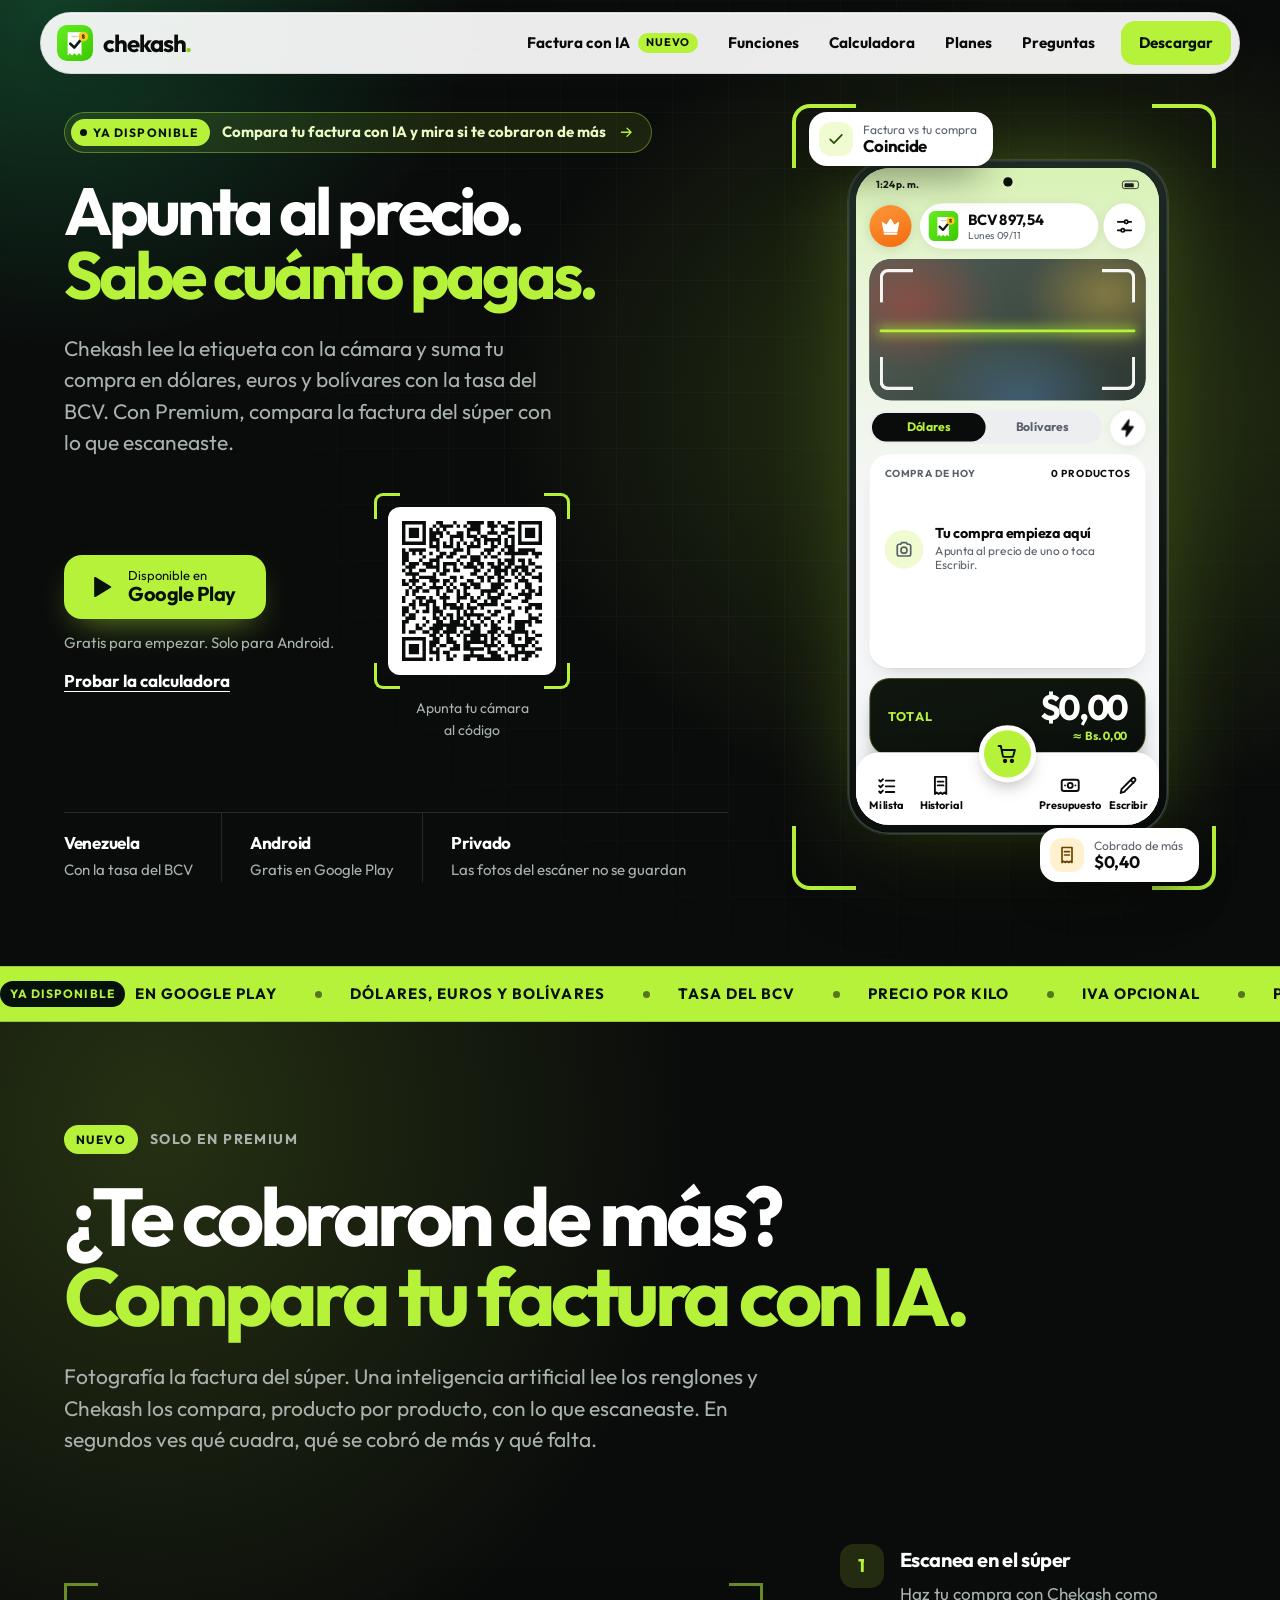
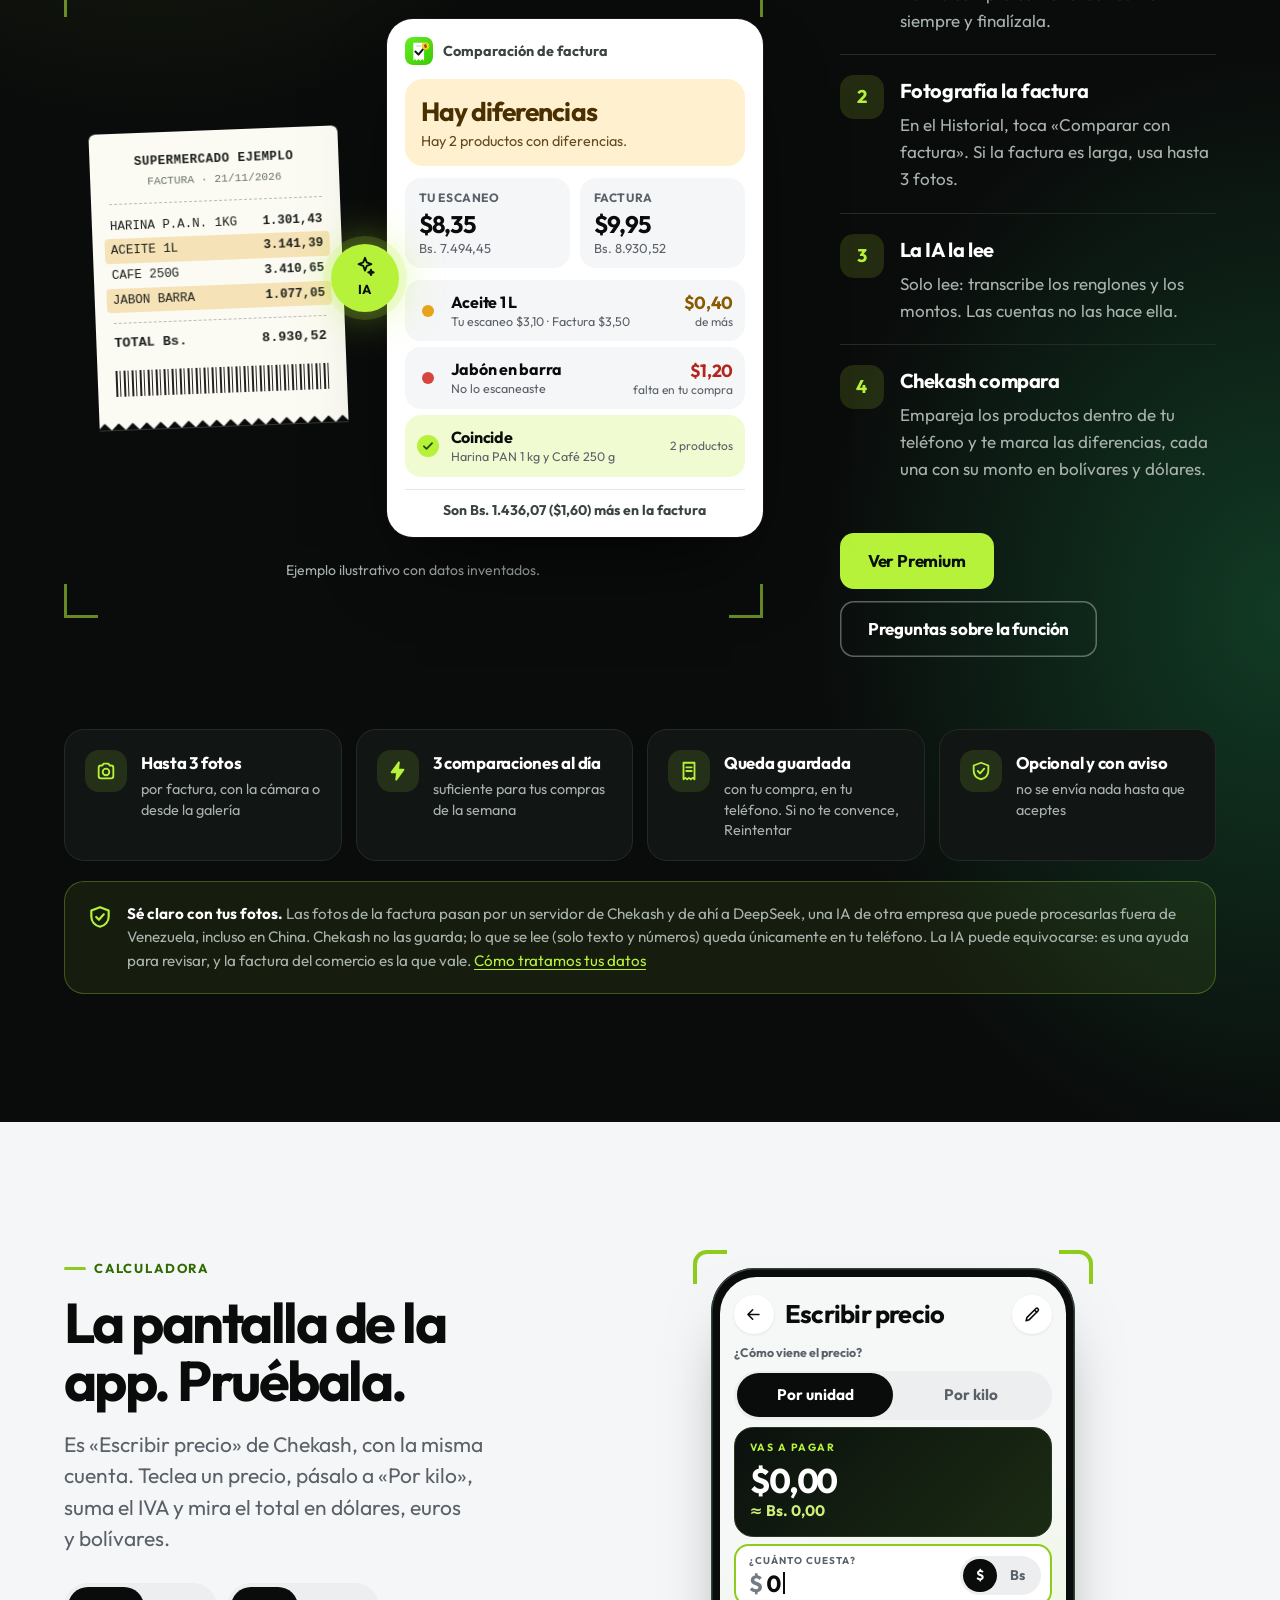
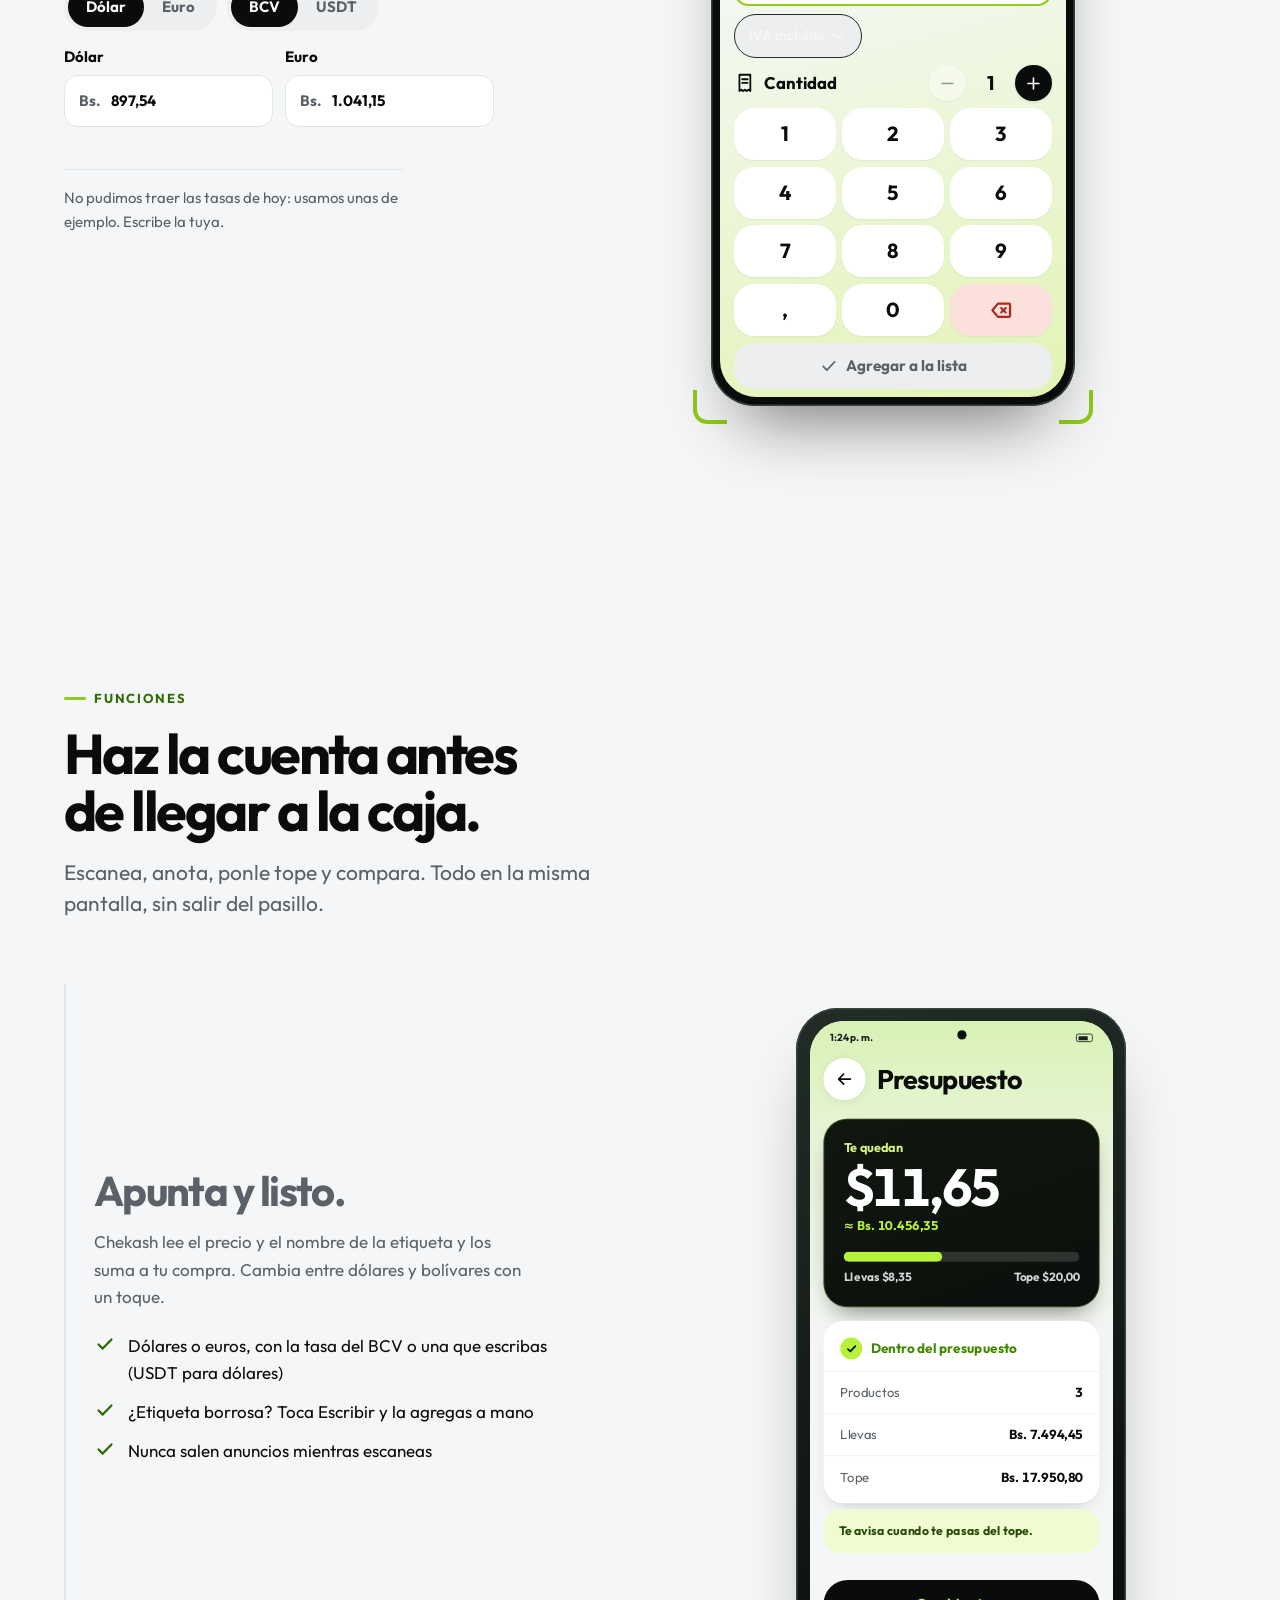
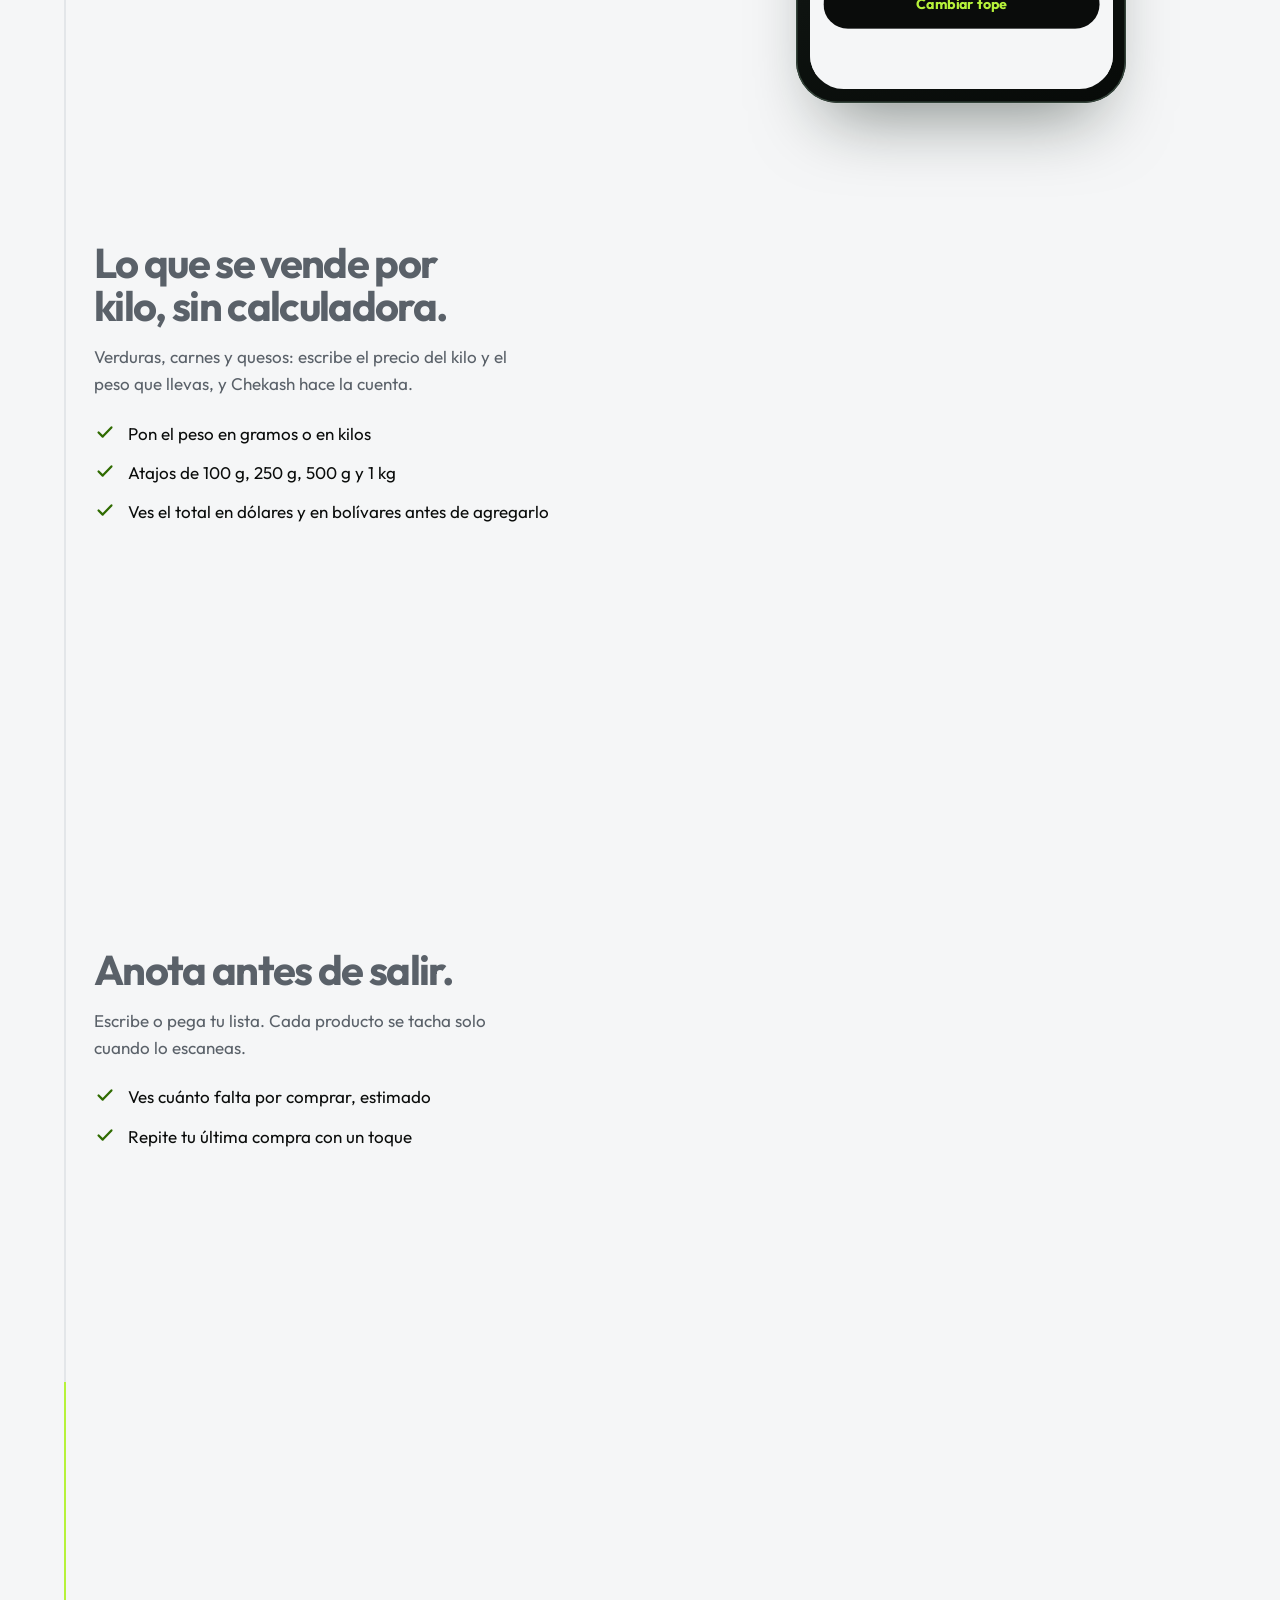
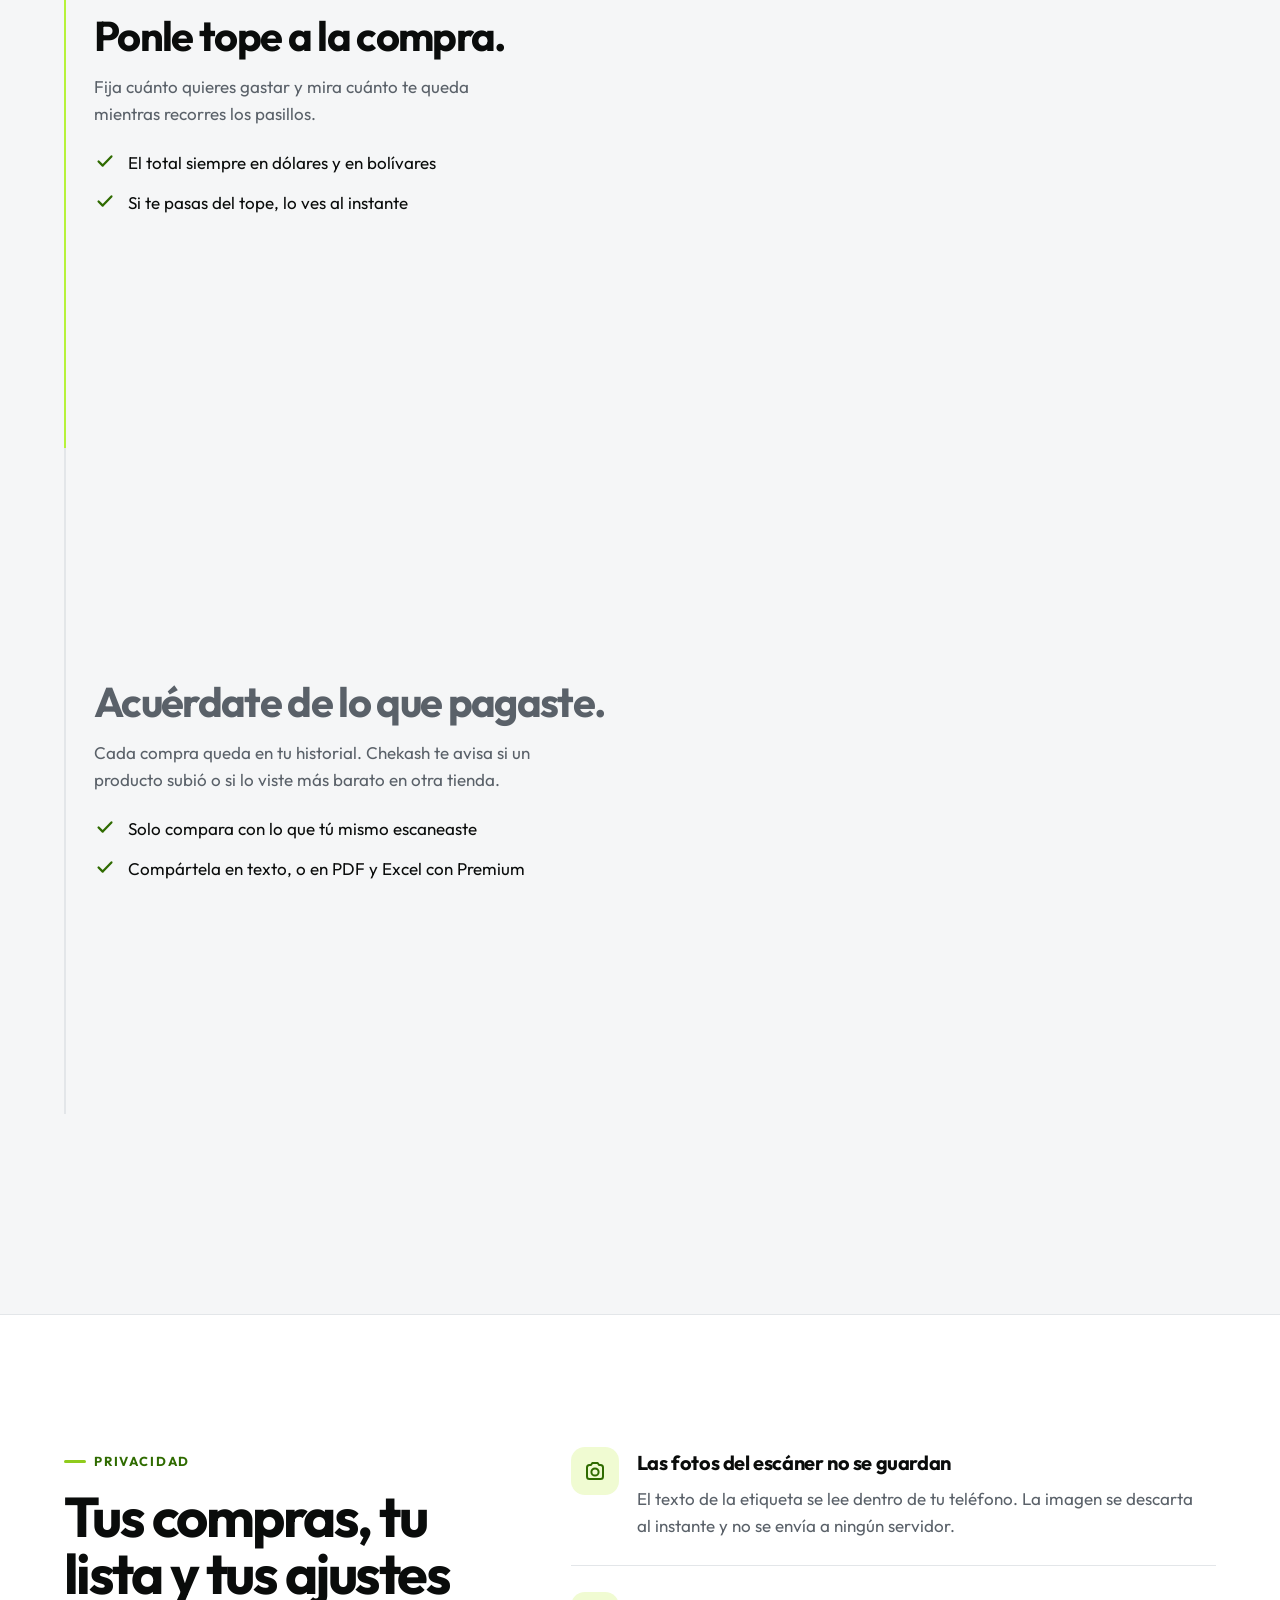
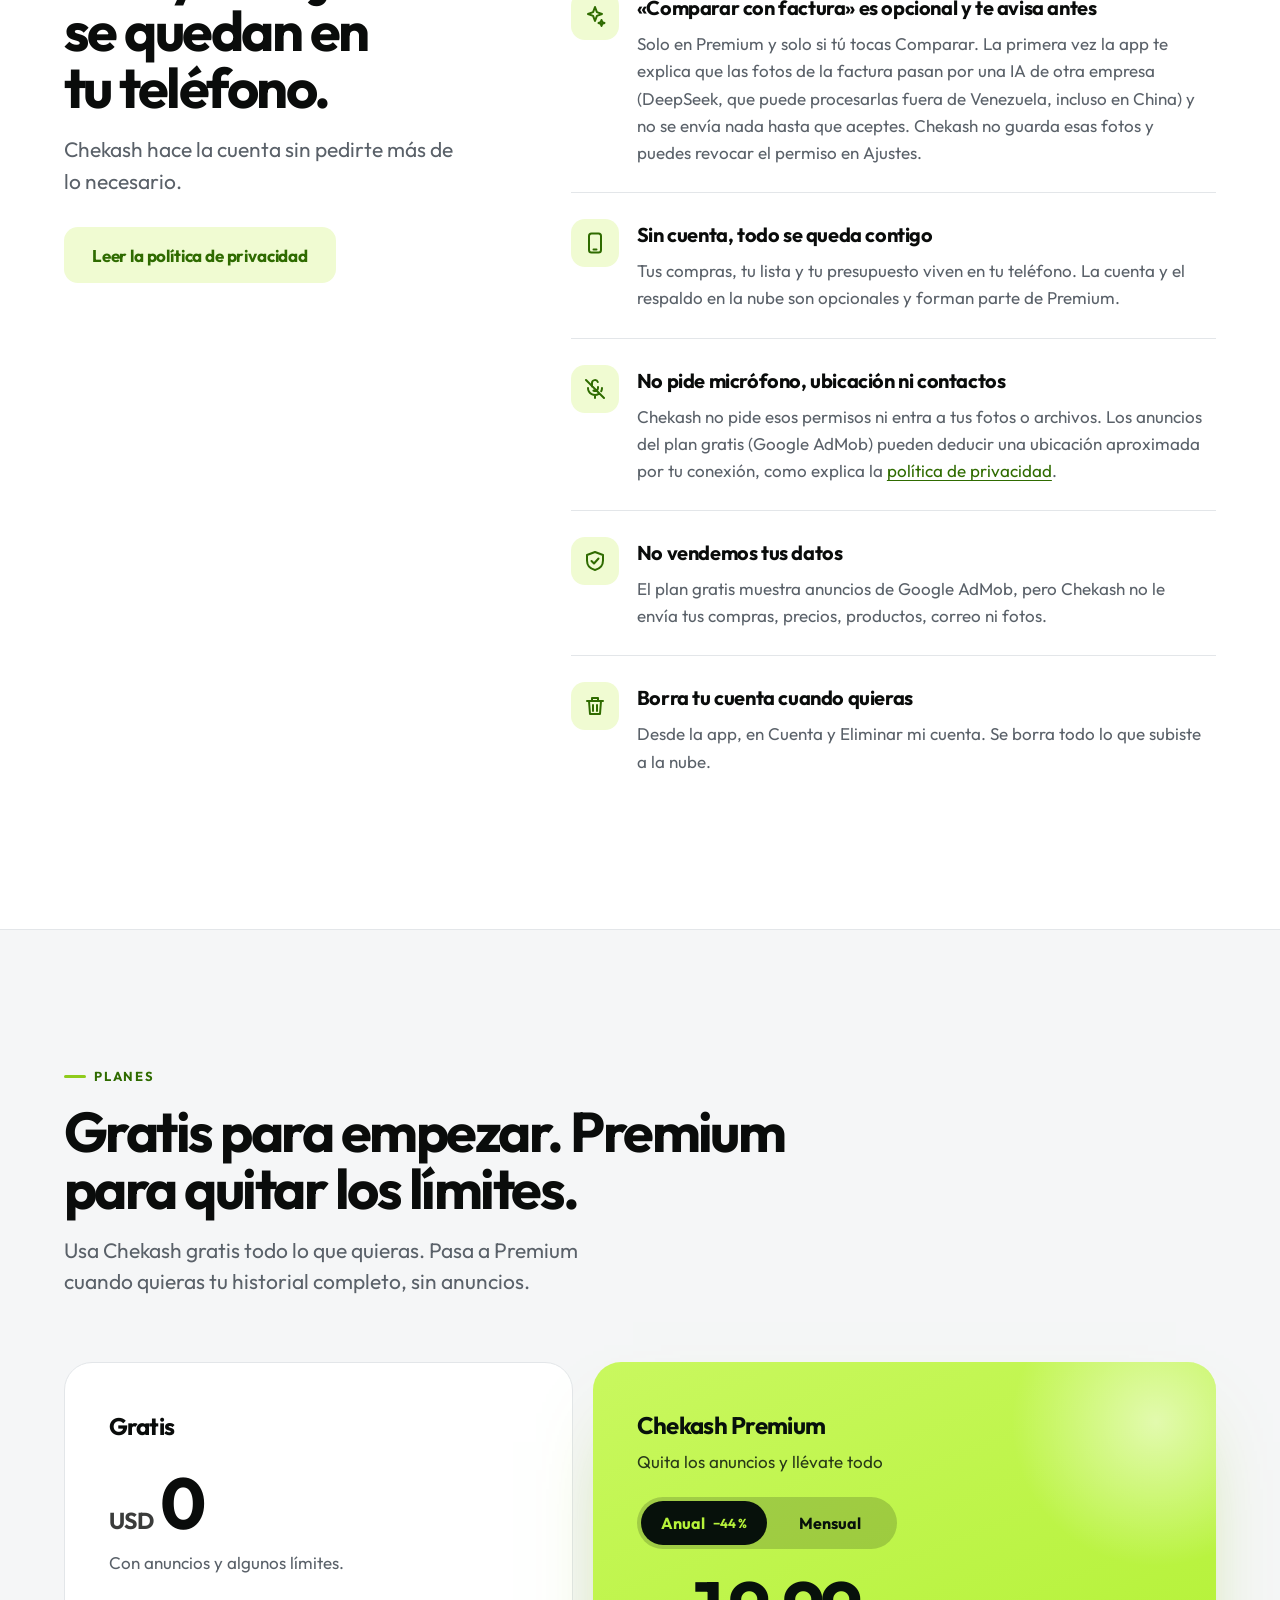
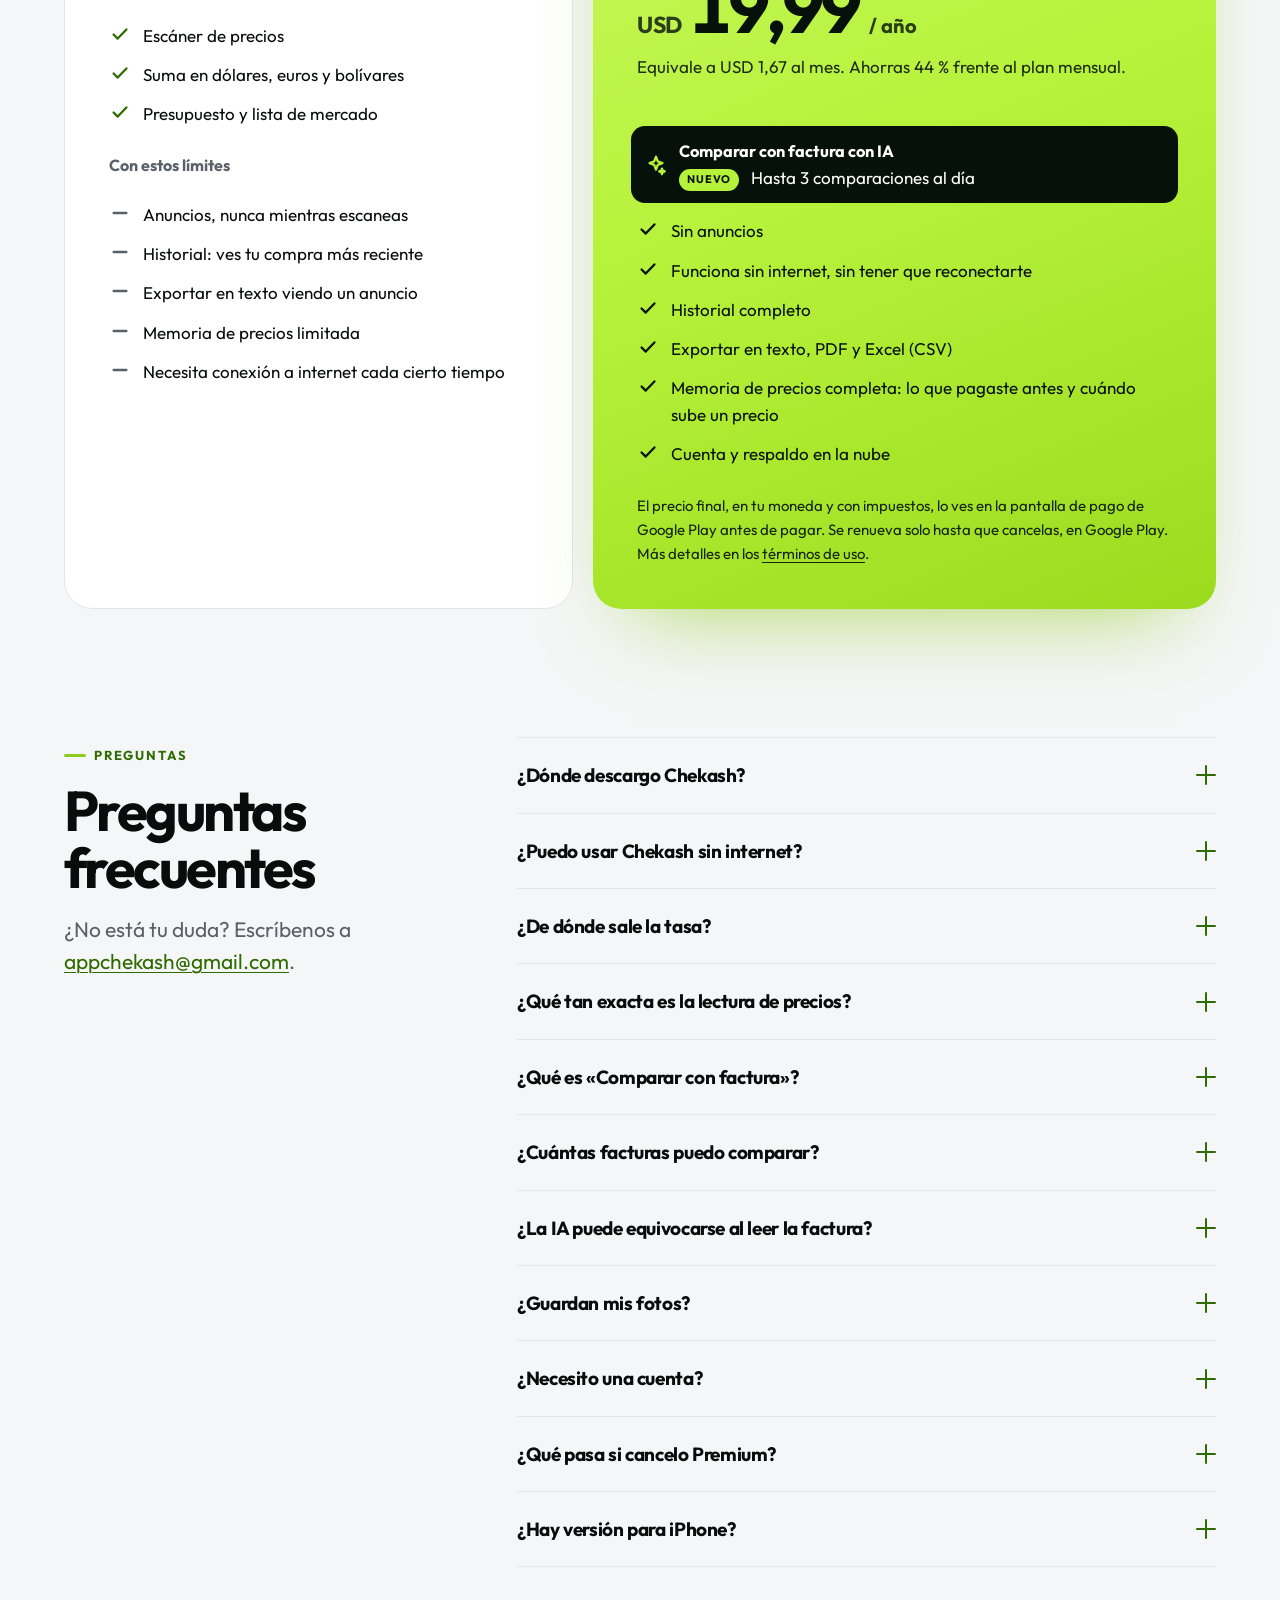
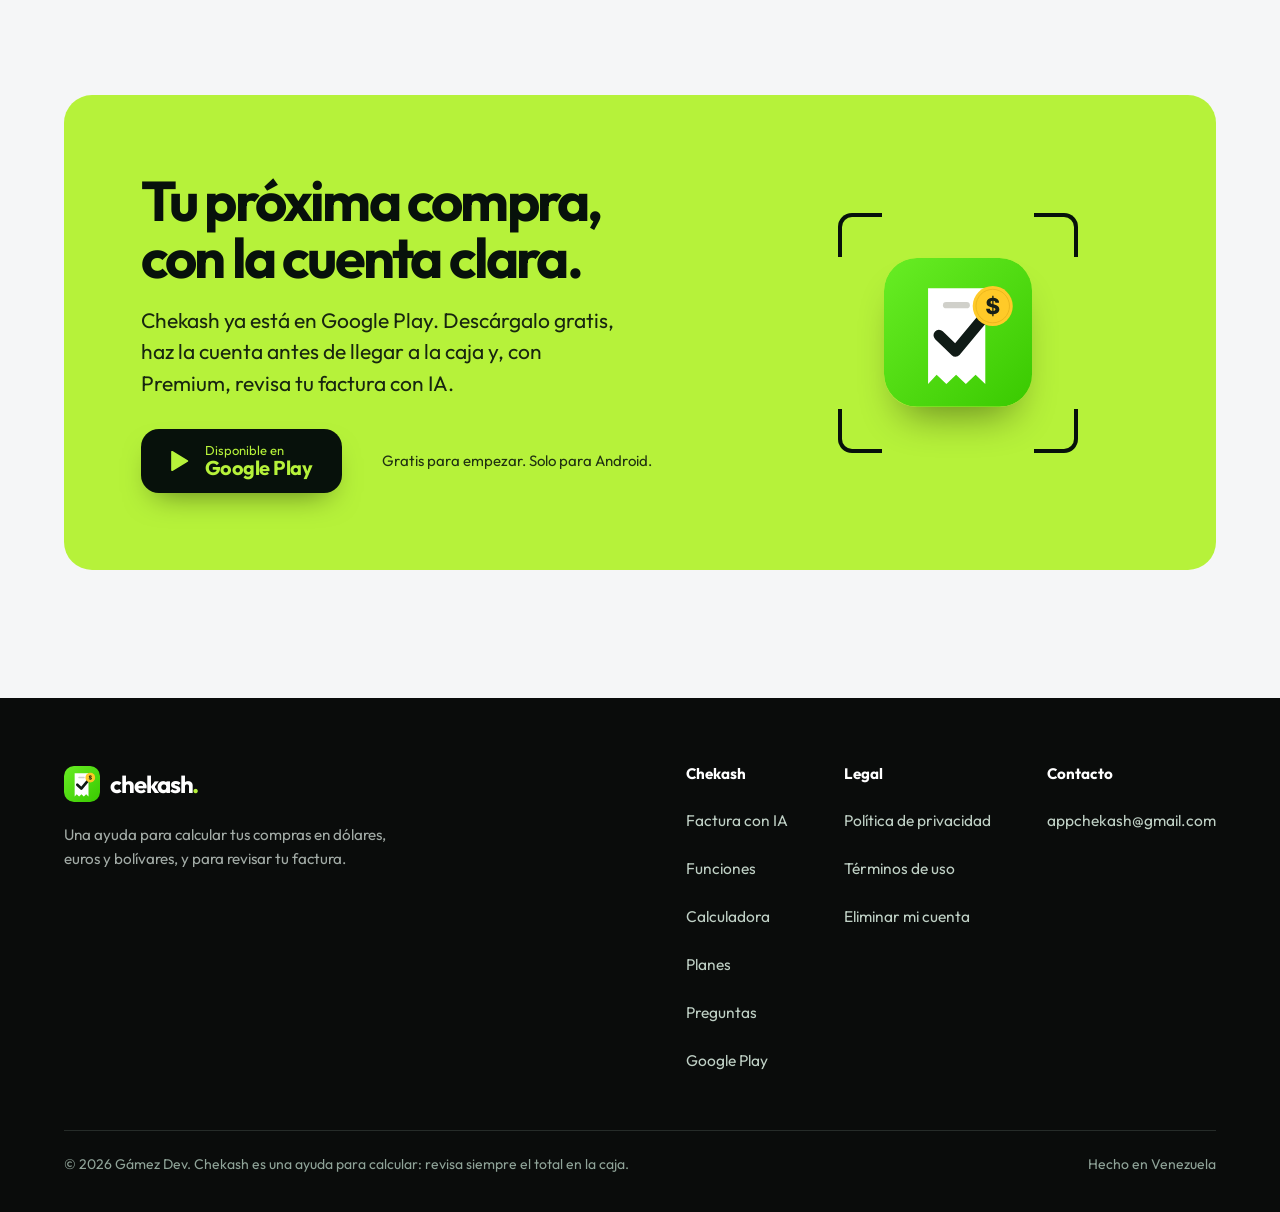
<file: index.html>
<!DOCTYPE html>
<html lang="es">
<head>
<meta charset="utf-8">
<meta name="viewport" content="width=device-width, initial-scale=1, viewport-fit=cover">
<title>Chekash: escáner de precios y comparador de facturas con IA</title>
<meta name="description" content="Apunta la cámara al precio y Chekash lo suma en dólares, euros y bolívares con la tasa del BCV. Nuevo: compara la factura del súper con tu compra usando inteligencia artificial y mira si te cobraron de más. Ya disponible en Google Play, para Android.">
<meta name="theme-color" media="(prefers-color-scheme: light)" content="#0A0C0B">
<meta name="theme-color" media="(prefers-color-scheme: dark)" content="#0A0C0B">
<meta name="color-scheme" content="light dark">
<link rel="icon" type="image/svg+xml" href="logo.svg">
<link rel="icon" type="image/png" sizes="32x32" href="favicon-32.png">
<link rel="apple-touch-icon" href="apple-touch-icon.png">
<link rel="preload" href="outfit-bold.woff" as="font" type="font/woff" crossorigin>
<link rel="preload" href="outfit-regular.woff" as="font" type="font/woff" crossorigin>
<link rel="canonical" href="https://gamezcorporation.github.io/">
<link rel="stylesheet" href="site.css?v=20261114"><link rel="stylesheet" href="home.css?v=20261114"><link rel="stylesheet" href="evolucion.css?v=20261121"><link rel="stylesheet" href="lanzamiento.css?v=20261122"><link rel="stylesheet" href="calculadora.css?v=20261122">
<meta property="og:type" content="website">
<meta property="og:site_name" content="Chekash">
<meta property="og:locale" content="es_VE">
<meta property="og:title" content="Chekash: escáner de precios y comparador de facturas con IA">
<meta property="og:description" content="Apunta al precio. Sabe cuánto pagas. Nuevo: compara tu factura con IA y descubre si te cobraron de más. Ya disponible en Google Play.">
<meta property="og:url" content="https://gamezcorporation.github.io/">
<meta property="og:image" content="https://gamezcorporation.github.io/og-image.png">
<meta property="og:image:width" content="1200">
<meta property="og:image:height" content="630">
<meta property="og:image:alt" content="Chekash: apunta al precio, sabe cuánto pagas. Nuevo: compara tu factura con inteligencia artificial">
<meta name="twitter:card" content="summary_large_image">
<meta name="twitter:title" content="Chekash: escáner de precios y comparador de facturas con IA">
<meta name="twitter:description" content="Nuevo: compara la factura del súper con tu compra usando IA y mira si te cobraron de más.">
<meta name="twitter:image" content="https://gamezcorporation.github.io/og-image.png">
<script type="application/ld+json">{"@context":"https://schema.org","@type":"SoftwareApplication","name":"Chekash","applicationCategory":"FinanceApplication","operatingSystem":"Android","description":"Escáner de precios que suma tu compra en dólares, euros y bolívares con la tasa del BCV y, con Premium, compara la factura del supermercado con tu compra usando inteligencia artificial.","offers":[{"@type":"Offer","price":"0","priceCurrency":"USD","description":"Plan gratis con anuncios","url":"https://play.google.com/store/apps/details?id=com.chekash.app"},{"@type":"Offer","price":"2.99","priceCurrency":"USD","description":"Chekash Premium, mensual","url":"https://play.google.com/store/apps/details?id=com.chekash.app"},{"@type":"Offer","price":"19.99","priceCurrency":"USD","description":"Chekash Premium, anual","url":"https://play.google.com/store/apps/details?id=com.chekash.app"}],"inLanguage":"es","countriesSupported":"VE","publisher":{"@type":"Organization","name":"Gámez Dev"},"featureList":["Escáner de precios con la cámara","Suma en dólares, euros y bolívares con la tasa del BCV","Precio por kilo","Presupuesto y lista de mercado","Historial de compras","Comparar con factura con inteligencia artificial (Premium)"],"url":"https://gamezcorporation.github.io/","downloadUrl":"https://play.google.com/store/apps/details?id=com.chekash.app","installUrl":"https://play.google.com/store/apps/details?id=com.chekash.app"}</script>
<script type="application/ld+json">{"@context":"https://schema.org","@type":"FAQPage","mainEntity":[{"@type":"Question","name":"¿Dónde descargo Chekash?","acceptedAnswer":{"@type":"Answer","text":"En Google Play, buscando «Chekash: Escáner de precios» (desarrollador: Gámez Dev) o con el botón de esta página. Es para Android y gratis para empezar; Premium es opcional."}},{"@type":"Question","name":"¿Puedo usar Chekash sin internet?","acceptedAnswer":{"@type":"Answer","text":"Sin límites de conexión, solo con Premium: Premium funciona sin internet, con la última tasa guardada, y la app te avisa que no es la de hoy. El plan gratis necesita conectarse cada cierto tiempo, por ejemplo tras 24 horas sin internet o 10 productos agregados sin conexión. Cuando eso pasa, la app te pide conectarte y sigues justo donde ibas, sin perder nada."}},{"@type":"Question","name":"¿De dónde sale la tasa?","acceptedAnswer":{"@type":"Answer","text":"Del sitio del Banco Central de Venezuela (bcv.org.ve) y de servicios públicos de consulta (ve.dolarapi.com) para la tasa USDT. También puedes escribir la tuya. La tasa es informativa y puede ser distinta a la que aplique un comercio, un banco o una casa de cambio."}},{"@type":"Question","name":"¿Qué tan exacta es la lectura de precios?","acceptedAnswer":{"@type":"Answer","text":"El reconocimiento de texto puede equivocarse con etiquetas borrosas, con brillo, de varios precios o por kilo. Los totales son una estimación: revisa cada renglón y el total en la caja. El precio que cobra el comercio es el que vale. El IVA solo se suma si lo activas tú y con el porcentaje que indiques."}},{"@type":"Question","name":"¿Qué es «Comparar con factura»?","acceptedAnswer":{"@type":"Answer","text":"Es una función de Premium. Fotografías la factura del supermercado (hasta 3 fotos si es larga), una inteligencia artificial lee los renglones y Chekash los compara, producto por producto, con lo que escaneaste. Te marca qué coincide, qué se cobró de más, qué falta en tu compra y qué no pudo confirmar."}},{"@type":"Question","name":"¿Cuántas facturas puedo comparar?","acceptedAnswer":{"@type":"Answer","text":"Hasta 3 comparaciones por día. Si tocas Reintentar porque el resultado no te convenció, cuenta como una de las 3. Abrir una comparación guardada no gasta ninguna."}},{"@type":"Question","name":"¿La IA puede equivocarse al leer la factura?","acceptedAnswer":{"@type":"Answer","text":"Sí. Las fotos cortadas, borrosas o con poca luz pueden dar renglones mal leídos. Por eso Chekash solo usa la IA para leer y hace las cuentas en tu teléfono, y marca como «No pudimos confirmarlo» lo que no puede emparejar con seguridad. Es una ayuda para revisar, no una prueba: la factura que te dio el comercio es la que vale."}},{"@type":"Question","name":"¿Guardan mis fotos?","acceptedAnswer":{"@type":"Answer","text":"Las fotos del escáner no: el texto de la etiqueta se lee dentro de tu teléfono y la imagen se descarta al instante, sin enviarse a ningún servidor. La única excepción es «Comparar con factura» (Premium): si tú la usas y aceptas el aviso, las fotos de esa factura se envían a un servidor de Chekash y de ahí a DeepSeek, una IA de otra empresa que puede procesarlas fuera de Venezuela, incluso en China. Chekash no las guarda; lo que se lee (solo texto y números) queda únicamente en tu teléfono."}},{"@type":"Question","name":"¿Necesito una cuenta?","acceptedAnswer":{"@type":"Answer","text":"No. Chekash funciona sin cuenta y tus compras, tu lista y tus ajustes se quedan en tu teléfono. La cuenta y el respaldo en la nube son parte de Premium; quien ya tenía una sesión iniciada la conserva."}},{"@type":"Question","name":"¿Qué pasa si cancelo Premium?","acceptedAnswer":{"@type":"Answer","text":"Vuelven los anuncios y los límites del plan gratis, pero tus datos no se borran: el historial más antiguo queda bloqueado y lo recuperas si vuelves a Premium. Se cancela en Google Play, en Pagos y suscripciones. Desinstalar la app no cancela la suscripción."}},{"@type":"Question","name":"¿Hay versión para iPhone?","acceptedAnswer":{"@type":"Answer","text":"Por ahora Chekash es solo para Android."}}]}</script>
<script>document.documentElement.classList.add('js')</script>
</head>
<body>
<svg width="0" height="0" style="position:absolute" aria-hidden="true" focusable="false"><defs><linearGradient id="lg" x1="0" y1="0" x2="260" y2="260" gradientUnits="userSpaceOnUse"><stop offset="0" stop-color="#68ED24"/><stop offset="1" stop-color="#39C900"/></linearGradient></defs><symbol id="logo" viewBox="0 0 260 260"><rect width="260" height="260" rx="58" fill="url(#lg)"/><path d="M77 53H177V220L160 204L143 220L126 204L109 220L92 204L77 220Z" fill="#fff"/><rect x="103" y="77" width="47" height="11" rx="5.5" fill="#d0d0ca"/><path d="M96 135L125 163L185 91" fill="none" stroke="#101b16" stroke-width="19" stroke-linecap="round" stroke-linejoin="round"/><circle cx="190" cy="84" r="35" fill="#ffca28"/><circle cx="190" cy="84" r="29.25" fill="#ffca28" stroke="#e9b41d" stroke-width="1.5"/><path fill="#172017" stroke="none" d="m189.12,101.69h2.29v-3.35c6.34,-0.32 10.09,-3.47 10.09,-8.57 0,-4.53 -3.18,-7.27 -8.66,-8.47l-1.43,-0.34v-6.06c1.98,0.3 3.1,1.43 3.26,3.18h6.46c-0.06,-4.95 -3.79,-8.42 -9.71,-8.8v-3.35h-2.29v3.35c-5.83,0.4 -9.88,3.81 -9.88,8.74 0,4.27 2.97,6.72 7.86,7.85l2.02,0.48v6.38c-2.46,-0.3 -4.04,-1.68 -4.17,-4.09h-6.46c0.1,6.19 4.19,9.39 10.63,9.71zM191.41,92.71v-5.81c2.23,0.67 3.29,1.49 3.29,2.86 0,1.52 -1.24,2.65 -3.29,2.95zM189.12,80.4c-1.81,-0.57 -2.93,-1.39 -2.93,-2.84 0,-1.35 0.99,-2.38 2.93,-2.67z"/></symbol><symbol id="i-arrow" viewBox="0 0 24 24"><path d="M5 12h14M13 6l6 6-6 6"/></symbol>
<symbol id="i-spark" viewBox="0 0 24 24"><path d="M12 3l1.9 5.1L19 10l-5.1 1.9L12 17l-1.9-5.1L5 10l5.1-1.9zM18.5 16l.8 2.2 2.2.8-2.2.8-.8 2.2-.8-2.2-2.2-.8 2.2-.8z"/></symbol>
<symbol id="i-check" viewBox="0 0 24 24"><path d="M5 12.5l4.5 4.5L19 7"/></symbol><symbol id="i-play" viewBox="0 0 24 24"><path d="M7 4.2v15.6a.8.8 0 001.2.7l13-7.8a.8.8 0 000-1.4l-13-7.8A.8.8 0 007 4.2z"/></symbol><symbol id="i-menu" viewBox="0 0 24 24"><path d="M4 8h16M4 16h16"/></symbol><symbol id="i-x" viewBox="0 0 24 24"><path d="M6 6l12 12M18 6L6 18"/></symbol><symbol id="i-camera" viewBox="0 0 24 24"><path d="M4 8.5A2.5 2.5 0 016.5 6H8l1.3-2h5.4L16 6h1.5A2.5 2.5 0 0120 8.5v9a2.5 2.5 0 01-2.5 2.5h-11A2.5 2.5 0 014 17.5z"/><circle cx="12" cy="13" r="3.6"/></symbol><symbol id="i-phone" viewBox="0 0 24 24"><rect x="6" y="2.5" width="12" height="19" rx="2.5"/><path d="M10.5 18.5h3"/></symbol><symbol id="i-micoff" viewBox="0 0 24 24"><path d="M9 9.5V6a3 3 0 015.8-1M15 10v1a3 3 0 01-4.5 2.6M5 11a7 7 0 0010.8 5.9M19 11a7 7 0 01-.8 3.2M12 18v3M3 3l18 18"/></symbol><symbol id="i-shield" viewBox="0 0 24 24"><path d="M12 3l8 3v5.5c0 4.6-3.2 8.3-8 9.5-4.8-1.2-8-4.9-8-9.5V6z"/><path d="M8.5 12l2.5 2.5 4.5-5"/></symbol><symbol id="i-trash" viewBox="0 0 24 24"><path d="M4 7h16M9 7V4h6v3M6 7l1 13h10l1-13M10 11v6M14 11v6"/></symbol><symbol id="i-star" viewBox="0 0 24 24"><path d="M12 3.5l2.6 5.4 5.9.8-4.3 4.1 1 5.8L12 16.8 6.8 19.6l1-5.8L3.5 9.7l5.9-.8z"/></symbol><symbol id="i-list" viewBox="0 0 24 24"><path d="M4 6.5L5.5 8 8 5.5M4 12.5L5.5 14 8 11.5M4 18.5L5.5 20 8 17.5M11 7h9M11 13h9M11 19h9"/></symbol><symbol id="i-receipt" viewBox="0 0 24 24"><path d="M6 3h12v18l-2-1.5-2 1.5-2-1.5-2 1.5-2-1.5L6 21zM9 8h6M9 12h6"/></symbol><symbol id="i-cart" viewBox="0 0 24 24"><path d="M3 4h2.2l2.1 10.3a1 1 0 001 .8h8.5a1 1 0 001-.8L19.5 8H6"/><circle cx="9.5" cy="19.3" r="1.2"/><circle cx="16.5" cy="19.3" r="1.2"/></symbol><symbol id="i-cash" viewBox="0 0 24 24"><rect x="3" y="6" width="18" height="12" rx="2.5"/><circle cx="12" cy="12" r="2.6"/><path d="M6.5 12h.01M17.5 12h.01"/></symbol><symbol id="i-pencil" viewBox="0 0 24 24"><path d="M4 20l.9-4L16.4 4.5a2 2 0 012.8 2.8L7.7 18.8zM14.6 6.4l3 3"/></symbol><symbol id="i-sliders" viewBox="0 0 24 24"><path d="M4 7h8M16 7h4M4 17h4M12 17h8"/><circle cx="14" cy="7" r="2"/><circle cx="10" cy="17" r="2"/></symbol><symbol id="i-bolt" viewBox="0 0 24 24"><path d="M13 2.5L5 13.5h6L10 21.5l8-11h-6z" fill="currentColor"/></symbol><symbol id="i-back" viewBox="0 0 24 24"><path d="M19 12H5M11 6l-6 6 6 6"/></symbol><symbol id="i-plus" viewBox="0 0 24 24"><path d="M12 5v14M5 12h14"/></symbol><symbol id="i-up" viewBox="0 0 24 24"><path d="M12 19V5M6 11l6-6 6 6"/></symbol><symbol id="i-down" viewBox="0 0 24 24"><path d="M12 5v14M6 13l6 6 6-6"/></symbol><symbol id="i-minus" viewBox="0 0 24 24"><path d="M5 12h14"/></symbol><symbol id="i-crown" viewBox="0 0 24 24"><path d="M3.5 8.5l4.3 3.6L12 5l4.2 7.1 4.3-3.6-1.7 9H5.2z" fill="currentColor"/><path d="M5.5 20.2h13" stroke-width="2.4"/></symbol></svg>
<a class="skip" href="#contenido">Saltar al contenido</a>
<header class="site-nav">
  <div class="nav-in" data-open="false">
    <a class="brand" href="#" aria-label="Chekash, inicio"><svg aria-hidden="true"><use href="#logo"/></svg><span class="wordmark">chekash<i>.</i></span></a>
    <nav class="nav-links" aria-label="Principal"><a class="nav-new" href="#factura">Factura con IA<b>Nuevo</b></a><a href="#funciones">Funciones</a><a href="#calculadora">Calculadora</a><a href="#planes">Planes</a><a href="#preguntas">Preguntas</a></nav>
    <a class="btn btn-primary btn-sm nav-cta" data-play href="https://play.google.com/store/apps/details?id=com.chekash.app&amp;referrer=utm_source%3Dweb%26utm_medium%3Dlanding">Descargar</a>
    <button class="nav-toggle" type="button" aria-expanded="false" aria-controls="nav-panel" aria-label="Abrir menú"><svg class="i i-menu" aria-hidden="true"><use href="#i-menu"/></svg><svg class="i i-x" aria-hidden="true"><use href="#i-x"/></svg></button>
  </div>
  <div class="nav-panel" id="nav-panel" inert><a class="nav-new" href="#factura">Factura con IA<b>Nuevo</b></a><a href="#funciones">Funciones</a><a href="#calculadora">Calculadora</a><a href="#planes">Planes</a><a href="#preguntas">Preguntas</a><a class="btn btn-primary btn-lg" data-play href="https://play.google.com/store/apps/details?id=com.chekash.app&amp;referrer=utm_source%3Dweb%26utm_medium%3Dlanding">Descargar</a></div>
</header>
<main id="contenido">

<section class="hero hero-dark">
  <div class="wrap hero-grid">
    <div class="hero-copy">
      <a class="hero-badge" href="#factura"><b>Ya disponible</b><span>Compara tu factura con IA y mira si te cobraron de más</span><svg class="i" aria-hidden="true" viewBox="0 0 24 24"><use href="#i-arrow"/></svg></a>
      <h1><span>Apunta al precio.</span> <span>Sabe cuánto pagas.</span></h1>
      <p class="lead">Chekash lee la etiqueta con la cámara y suma tu compra en dólares, euros y bolívares con la tasa del BCV. Con Premium, compara la factura del súper con lo que escaneaste.</p>
      <div class="get" data-hero-cta>
        <div class="get-main"><a class="get-play" data-play href="https://play.google.com/store/apps/details?id=com.chekash.app&amp;referrer=utm_source%3Dweb%26utm_medium%3Dlanding"><svg class="i i-fill" aria-hidden="true" viewBox="0 0 24 24"><use href="#i-play"/></svg><span><small>Disponible en</small><b>Google Play</b></span></a>
          <p class="get-note"><span class="not-ios">Gratis para empezar. Solo para Android.</span><span class="ios-only">Por ahora Chekash es solo para Android.</span></p>
          <a class="get-link not-ios" href="#calculadora">Probar la calculadora</a><button class="get-link ios-only" type="button" data-share>Compartir el enlace</button></div>
        <div class="get-qr"><a class="qr" href="https://play.google.com/store/apps/details?id=com.chekash.app&amp;referrer=utm_source%3Dweb%26utm_medium%3Dqr" aria-label="Abrir Chekash en Google Play"><span class="cm lock" aria-hidden="true"><i></i><i></i><i></i><i></i></span><span class="qr-code" role="img" aria-label="Código QR que abre Chekash en Google Play"><svg viewBox="0 0 41 41" class="segno"><path class="qrline" stroke="#0a0c0b" d="M0 0.5h7m3 0h2m3 0h1m3 0h5m1 0h2m1 0h1m2 0h2m1 0h7m-41 1h1m5 0h1m2 0h1m1 0h4m1 0h1m1 0h1m1 0h3m2 0h3m1 0h2m3 0h1m5 0h1m-41 1h1m1 0h3m1 0h1m1 0h1m1 0h1m1 0h1m6 0h4m3 0h1m3 0h3m1 0h1m1 0h3m1 0h1m-41 1h1m1 0h3m1 0h1m1 0h4m1 0h1m2 0h2m1 0h1m2 0h1m2 0h3m1 0h2m3 0h1m1 0h3m1 0h1m-41 1h1m1 0h3m1 0h1m1 0h2m1 0h1m2 0h4m1 0h3m1 0h2m3 0h1m2 0h2m1 0h1m1 0h3m1 0h1m-41 1h1m5 0h1m1 0h3m3 0h1m2 0h1m3 0h2m1 0h5m1 0h1m1 0h1m1 0h1m5 0h1m-41 1h7m1 0h1m1 0h1m1 0h1m1 0h1m1 0h1m1 0h1m1 0h1m1 0h1m1 0h1m1 0h1m1 0h1m1 0h1m1 0h1m1 0h7m-33 1h3m1 0h3m1 0h1m2 0h4m3 0h2m2 0h3m-33 1h1m1 0h5m3 0h1m4 0h3m1 0h1m4 0h3m2 0h1m1 0h2m1 0h5m-39 1h2m1 0h1m1 0h1m2 0h1m2 0h2m1 0h2m3 0h1m3 0h1m1 0h1m2 0h1m1 0h7m1 0h3m-41 1h2m4 0h1m3 0h2m1 0h2m2 0h2m1 0h3m1 0h1m1 0h2m4 0h1m6 0h1m-40 1h2m3 0h1m2 0h3m5 0h1m3 0h3m5 0h1m1 0h3m1 0h2m1 0h1m-38 1h1m1 0h3m1 0h3m1 0h1m1 0h4m1 0h1m1 0h2m1 0h2m1 0h2m1 0h2m1 0h2m2 0h1m1 0h2m-38 1h3m3 0h4m1 0h1m2 0h1m2 0h4m1 0h1m2 0h3m1 0h2m1 0h4m2 0h2m-41 1h1m1 0h1m2 0h2m3 0h1m1 0h2m1 0h2m4 0h2m2 0h1m1 0h4m1 0h2m1 0h2m1 0h1m-38 1h4m4 0h1m1 0h2m7 0h2m2 0h1m2 0h2m1 0h1m1 0h1m1 0h1m1 0h2m2 0h1m-38 1h1m1 0h5m4 0h2m1 0h1m4 0h2m1 0h2m1 0h2m3 0h1m1 0h1m2 0h3m-41 1h1m1 0h3m3 0h3m1 0h2m1 0h1m3 0h2m2 0h1m1 0h1m2 0h1m1 0h2m2 0h3m3 0h1m-41 1h2m1 0h1m2 0h1m2 0h1m2 0h1m1 0h1m2 0h2m1 0h3m3 0h4m3 0h1m2 0h2m-36 1h1m1 0h2m2 0h4m1 0h1m1 0h1m2 0h2m1 0h2m3 0h3m1 0h1m2 0h1m2 0h2m2 0h1m-40 1h1m1 0h2m1 0h2m2 0h1m2 0h2m1 0h1m1 0h1m4 0h5m1 0h1m5 0h1m1 0h2m1 0h1m-40 1h1m1 0h1m6 0h1m1 0h1m3 0h1m1 0h2m3 0h1m1 0h1m2 0h2m1 0h1m2 0h4m1 0h2m-41 1h1m3 0h3m1 0h1m2 0h3m2 0h3m1 0h1m1 0h1m2 0h4m3 0h2m2 0h2m-38 1h1m2 0h1m1 0h1m1 0h3m2 0h1m3 0h1m3 0h2m2 0h1m1 0h2m2 0h2m3 0h2m-35 1h2m1 0h3m1 0h1m2 0h4m1 0h1m1 0h1m2 0h6m1 0h1m7 0h4m-41 1h2m1 0h1m3 0h1m1 0h2m1 0h1m1 0h4m1 0h3m1 0h1m6 0h2m2 0h1m1 0h2m1 0h2m-41 1h2m2 0h1m1 0h2m1 0h3m4 0h1m1 0h1m1 0h1m4 0h1m1 0h2m3 0h1m3 0h1m-37 1h1m1 0h2m5 0h1m1 0h1m1 0h2m1 0h1m1 0h6m2 0h2m3 0h2m4 0h1m2 0h1m-40 1h3m2 0h1m2 0h2m1 0h1m1 0h1m1 0h2m1 0h1m2 0h1m1 0h2m3 0h1m1 0h1m5 0h3m-40 1h2m5 0h1m2 0h2m2 0h3m1 0h1m1 0h1m2 0h1m2 0h1m1 0h1m2 0h1m1 0h5m1 0h2m-41 1h1m3 0h1m1 0h1m2 0h10m1 0h3m1 0h1m1 0h2m5 0h3m1 0h1m-38 1h1m3 0h2m2 0h4m1 0h3m2 0h2m1 0h2m3 0h3m2 0h1m1 0h3m-36 1h1m1 0h2m2 0h2m1 0h2m1 0h4m1 0h1m2 0h3m2 0h3m1 0h1m2 0h5m1 0h1m-31 1h2m1 0h1m1 0h1m2 0h1m1 0h7m1 0h1m1 0h1m1 0h3m3 0h1m2 0h2m-41 1h7m2 0h2m2 0h2m3 0h1m1 0h3m1 0h1m1 0h2m3 0h2m1 0h1m1 0h3m-39 1h1m5 0h1m1 0h3m2 0h3m2 0h7m1 0h1m1 0h1m2 0h2m3 0h2m1 0h1m-40 1h1m1 0h3m1 0h1m1 0h2m1 0h2m2 0h2m1 0h2m4 0h4m1 0h1m2 0h5m1 0h1m-39 1h1m1 0h3m1 0h1m1 0h1m1 0h1m3 0h3m1 0h6m1 0h1m2 0h1m4 0h1m1 0h1m3 0h2m-41 1h1m1 0h3m1 0h1m1 0h3m1 0h2m6 0h1m4 0h3m2 0h1m2 0h6m-39 1h1m5 0h1m3 0h1m2 0h1m1 0h1m2 0h6m2 0h3m2 0h3m2 0h2m1 0h1m-40 1h7m1 0h1m1 0h1m2 0h2m3 0h2m2 0h8m1 0h1m1 0h1m1 0h2"/></svg></span><i class="qr-beam" aria-hidden="true"></i></a><p class="qr-cap">Apunta tu cámara al código</p></div>
      </div>
      <ul class="spec"><li><b>Venezuela</b><span>Con la tasa del BCV</span></li><li><b>Android</b><span>Gratis en Google Play</span></li><li><b>Privado</b><span>Las fotos del escáner no se guardan</span></li></ul>
    </div>
    <div class="stage" aria-hidden="true">
      <div class="fchip fchip-a"><svg class="i" viewBox="0 0 24 24"><use href="#i-check"/></svg><span><small>Factura vs tu compra</small><b>Coincide</b></span></div>
      <div class="fchip fchip-b"><svg class="i" viewBox="0 0 24 24"><use href="#i-receipt"/></svg><span><small>Cobrado de más</small><b>$0,40</b></span></div>
      <div class="cm lock"><i></i><i></i><i></i><i></i></div>
      <div class="phone" data-demo><div class="glass"><div class="screen ap" data-screen="scan" data-usd="835" data-bs="749445" data-mode="usd">
  <div class="ap-status"><span>1:24 p. m.</span><i class="ap-hole"></i><span class="ap-bat"></span></div>
  <div class="ap-crown"><svg viewBox="0 0 24 24"><use href="#i-crown"/></svg></div><div class="ap-pill has-crown"><svg class="lg" viewBox="0 0 260 260"><use href="#logo"/></svg><div><b>BCV 897,54</b><small>Lunes 09/11</small></div></div>
  <div class="ap-ibtn" style="left:294px;top:42px;width:50px;height:54px"><svg viewBox="0 0 24 24"><use href="#i-sliders"/></svg></div>
  <div class="ap-vf"><div class="vf-bg"></div>
    <i class="vf-bracket a"></i><i class="vf-bracket b"></i><i class="vf-bracket c"></i><i class="vf-bracket d"></i>
    <div class="vf-label in"><span class="vf-name">CAFÉ 250 G</span><span class="vf-price"><span class="vf-price-t">$3,80</span><i class="vf-box on"></i></span><span class="vf-bars"></span></div>
    <div class="vf-scan" style="top:84px"></div>
  </div>
  <div class="ap-seg"><span class="on" data-mode="usd">Dólares</span><span data-mode="bs">Bolívares</span></div>
  <div class="ap-ibtn" style="left:302px;top:288px;width:42px;height:42px"><svg viewBox="0 0 24 24"><use href="#i-bolt"/></svg></div>
  <div class="ap-card"><div class="ap-card-h"><span>Compra de hoy</span><b data-count>3 productos</b></div>
    <div class="ap-rows" data-rows><div class="ap-row"><span class="ck"><svg viewBox="0 0 24 24"><use href="#i-check"/></svg></span><span class="t"><b>Harina PAN 1 kg</b><small>Bs. 1.301,43</small></span><span class="pr">$1,45</span></div><div class="ap-row"><span class="ck"><svg viewBox="0 0 24 24"><use href="#i-check"/></svg></span><span class="t"><b>Aceite 1 L</b><small>Bs. 2.782,37</small></span><span class="pr">$3,10</span></div><div class="ap-row new"><span class="ck"><svg viewBox="0 0 24 24"><use href="#i-check"/></svg></span><span class="t"><b>Café 250 g</b><small>Bs. 3.410,65</small></span><span class="pr">$3,80</span></div></div>
    <div class="ap-empty"><span class="ic"><svg viewBox="0 0 24 24"><use href="#i-camera"/></svg></span><div><b>Tu compra empieza aquí</b><span>Apunta al precio de uno o toca Escribir.</span></div></div>
  </div>
  <div class="ap-total"><span class="l">TOTAL</span><span class="r"><span class="big" data-total-big>$8,35</span><span class="sm" data-total-sm>≈ Bs. 7.494,45</span></span></div>
  <div class="ap-nav"><div><svg viewBox="0 0 24 24"><use href="#i-list"/></svg>Mi lista</div><div><svg viewBox="0 0 24 24"><use href="#i-receipt"/></svg>Historial</div><div></div><div><svg viewBox="0 0 24 24"><use href="#i-cash"/></svg>Presupuesto</div><div><svg viewBox="0 0 24 24"><use href="#i-pencil"/></svg>Escribir</div><span class="ap-fab"><svg viewBox="0 0 24 24"><use href="#i-cart"/></svg></span></div>
</div></div></div>
    </div>
  </div>
</section>

<div class="tick" aria-hidden="true"><div class="tick-track"><div class="tick-set"><span><em>Ya disponible</em> en Google Play</span><span>Dólares, euros y bolívares</span><span>Tasa del BCV</span><span>Precio por kilo</span><span>IVA opcional</span><span>Presupuesto</span><span>Lista de mercado</span><span>Historial</span><span><em>Nuevo</em> Factura con IA</span></div><div class="tick-set"><span><em>Ya disponible</em> en Google Play</span><span>Dólares, euros y bolívares</span><span>Tasa del BCV</span><span>Precio por kilo</span><span>IVA opcional</span><span>Presupuesto</span><span>Lista de mercado</span><span>Historial</span><span><em>Nuevo</em> Factura con IA</span></div></div></div>

<section class="ia" id="factura" aria-labelledby="ia-t">
  <div class="wrap">
    <div class="ia-head">
      <p class="ia-eyebrow"><b>Nuevo</b><span>Solo en Premium</span></p>
      <h2 id="ia-t">¿Te cobraron de más? <em>Compara tu factura con IA.</em></h2>
      <p class="lead">Fotografía la factura del súper. Una inteligencia artificial lee los renglones y Chekash los compara, producto por producto, con lo que escaneaste. En segundos ves qué cuadra, qué se cobró de más y qué falta.</p>
    </div>

    <div class="ia-grid">
      <div class="duel" data-ia role="img" aria-label="Ejemplo con datos inventados: una factura impresa de cuatro productos y, a su lado, el resultado de Chekash que marca un producto cobrado de más y otro que falta en tu compra">
        <div class="rc" aria-hidden="true">
          <div class="rc-paper">
            <p class="rc-store">SUPERMERCADO EJEMPLO</p>
            <p class="rc-sub">FACTURA · 21/11/2026</p>
            <ul class="rc-lines">
              <li data-r="1"><span>HARINA P.A.N. 1KG</span><b>1.301,43</b></li>
              <li data-r="2" class="diff"><span>ACEITE 1L</span><b>3.141,39</b></li>
              <li data-r="3"><span>CAFE 250G</span><b>3.410,65</b></li>
              <li data-r="4" class="diff"><span>JABON BARRA</span><b>1.077,05</b></li>
            </ul>
            <p class="rc-total"><span>TOTAL Bs.</span><b>8.930,52</b></p>
            <i class="rc-bars"></i>
            <i class="rc-beam"></i>
          </div>
        </div>

        <div class="ai-node" aria-hidden="true"><svg class="i" viewBox="0 0 24 24"><use href="#i-spark"/></svg><span>IA</span></div>

        <div class="rs" aria-hidden="true">
          <div class="rs-top"><svg class="lg" viewBox="0 0 260 260"><use href="#logo"/></svg><span>Comparación de factura</span></div>
          <div class="rs-hero"><b>Hay diferencias</b><span>Hay 2 productos con diferencias.</span></div>
          <div class="rs-tot">
            <div><small>Tu escaneo</small><b>$8,35</b><span>Bs. 7.494,45</span></div>
            <div><small>Factura</small><b>$9,95</b><span>Bs. 8.930,52</span></div>
          </div>
          <ul class="rs-rows">
            <li class="more" data-s="1"><span class="dot"></span><span class="t"><b>Aceite 1 L</b><small>Tu escaneo $3,10 · Factura $3,50</small></span><span class="amt"><b>$0,40</b><small>de más</small></span></li>
            <li class="miss" data-s="2"><span class="dot"></span><span class="t"><b>Jabón en barra</b><small>No lo escaneaste</small></span><span class="amt"><b>$1,20</b><small>falta en tu compra</small></span></li>
            <li class="ok" data-s="3"><span class="dot"><svg class="i" viewBox="0 0 24 24"><use href="#i-check"/></svg></span><span class="t"><b>Coincide</b><small>Harina PAN 1 kg y Café 250 g</small></span><span class="amt"><small>2 productos</small></span></li>
          </ul>
          <p class="rs-weight" data-s="4">Son Bs. 1.436,07 ($1,60) más en la factura</p>
        </div>
        <p class="duel-cap">Ejemplo ilustrativo con datos inventados.</p>
      </div>

      <div class="ia-side">
        <ol class="ia-steps">
          <li><span class="n">1</span><div><h3>Escanea en el súper</h3><p>Haz tu compra con Chekash como siempre y finalízala.</p></div></li>
          <li><span class="n">2</span><div><h3>Fotografía la factura</h3><p>En el Historial, toca «Comparar con factura». Si la factura es larga, usa hasta 3 fotos.</p></div></li>
          <li><span class="n">3</span><div><h3>La IA la lee</h3><p>Solo lee: transcribe los renglones y los montos. Las cuentas no las hace ella.</p></div></li>
          <li><span class="n">4</span><div><h3>Chekash compara</h3><p>Empareja los productos dentro de tu teléfono y te marca las diferencias, cada una con su monto en bolívares y dólares.</p></div></li>
        </ol>
        <div class="cta-row ia-cta"><a class="btn btn-primary btn-lg" href="#planes">Ver Premium</a><a class="btn btn-quiet btn-lg" href="#preguntas">Preguntas sobre la función</a></div>
      </div>
    </div>

    <ul class="ia-facts">
      <li><svg class="i" viewBox="0 0 24 24"><use href="#i-camera"/></svg><div><b>Hasta 3 fotos</b><span>por factura, con la cámara o desde la galería</span></div></li>
      <li><svg class="i" viewBox="0 0 24 24"><use href="#i-bolt"/></svg><div><b>3 comparaciones al día</b><span>suficiente para tus compras de la semana</span></div></li>
      <li><svg class="i" viewBox="0 0 24 24"><use href="#i-receipt"/></svg><div><b>Queda guardada</b><span>con tu compra, en tu teléfono. Si no te convence, Reintentar</span></div></li>
      <li><svg class="i" viewBox="0 0 24 24"><use href="#i-shield"/></svg><div><b>Opcional y con aviso</b><span>no se envía nada hasta que aceptes</span></div></li>
    </ul>

    <p class="ia-note"><svg class="i" viewBox="0 0 24 24"><use href="#i-shield"/></svg><span><b>Sé claro con tus fotos.</b> Las fotos de la factura pasan por un servidor de Chekash y de ahí a DeepSeek, una IA de otra empresa que puede procesarlas fuera de Venezuela, incluso en China. Chekash no las guarda; lo que se lee (solo texto y números) queda únicamente en tu teléfono. La IA puede equivocarse: es una ayuda para revisar, y la factura del comercio es la que vale. <a href="/Chekash/privacy-policy.html#camara">Cómo tratamos tus datos</a></span></p>
  </div>
</section>


<section class="calc" id="calculadora" aria-labelledby="calc-t">
  <div class="wrap calc-grid">
    <div class="calc-copy">
      <p class="eyebrow">Calculadora</p><h2 id="calc-t">La pantalla de la app. Pruébala.</h2>
      <p class="lead">Es «Escribir precio» de Chekash, con la misma cuenta. Teclea un precio, pásalo a «Por kilo», suma el IVA y mira el total en dólares, euros y bolívares.</p>
      <div class="rt">
        <div class="rt-row">
          <div class="seg2" role="group" aria-label="Moneda extranjera"><button type="button" data-for="usd" aria-pressed="true">Dólar</button><button type="button" data-for="eur" aria-pressed="false">Euro</button></div>
          <div class="seg2" role="group" aria-label="Fuente del dólar"><button type="button" data-src="oficial" aria-pressed="true">BCV</button><button type="button" data-src="paralelo" aria-pressed="false">USDT</button></div>
        </div>
        <div class="rt-fields">
          <label>Dólar<span class="in"><span>Bs.</span><input data-r="usd" inputmode="decimal" autocomplete="off" aria-label="Tasa del dólar en bolívares"></span></label>
          <label>Euro<span class="in"><span>Bs.</span><input data-r="eur" inputmode="decimal" autocomplete="off" aria-label="Tasa del euro en bolívares"></span></label>
        </div>
        <p class="fine" data-rt-status role="status">Trayendo las tasas de hoy…</p>
      </div>
      <p class="cart" data-cart hidden><span data-cart-t></span><button type="button" data-cart-clear>Vaciar</button></p>
    </div>
    <div class="pc-wrap"><span class="cm lock" aria-hidden="true"><i></i><i></i><i></i><i></i></span><div class="pc" data-pc></div></div>
  </div>
</section>

<section class="features" id="funciones">
  <div class="wrap">
    <div class="sec-head"><p class="eyebrow">Funciones</p><h2>Haz la cuenta antes de llegar a la caja.</h2><p class="lead">Escanea, anota, ponle tope y compara. Todo en la misma pantalla, sin salir del pasillo.</p></div>
    <div class="feat-grid">
      <div class="feat-panels"><article class="feat" data-screen="scan"><h3>Apunta y listo.</h3><p>Chekash lee el precio y el nombre de la etiqueta y los suma a tu compra. Cambia entre dólares y bolívares con un toque.</p><ul class="facts"><li><svg class="i" viewBox="0 0 24 24"><use href="#i-check"/></svg><span>Dólares o euros, con la tasa del BCV o una que escribas (USDT para dólares)</span></li><li><svg class="i" viewBox="0 0 24 24"><use href="#i-check"/></svg><span>¿Etiqueta borrosa? Toca Escribir y la agregas a mano</span></li><li><svg class="i" viewBox="0 0 24 24"><use href="#i-check"/></svg><span>Nunca salen anuncios mientras escaneas</span></li></ul><div class="feat-slot" data-screen="scan"></div></article><article class="feat" data-screen="kilo"><h3>Lo que se vende por kilo, sin calculadora.</h3><p>Verduras, carnes y quesos: escribe el precio del kilo y el peso que llevas, y Chekash hace la cuenta.</p><ul class="facts"><li><svg class="i" viewBox="0 0 24 24"><use href="#i-check"/></svg><span>Pon el peso en gramos o en kilos</span></li><li><svg class="i" viewBox="0 0 24 24"><use href="#i-check"/></svg><span>Atajos de 100 g, 250 g, 500 g y 1 kg</span></li><li><svg class="i" viewBox="0 0 24 24"><use href="#i-check"/></svg><span>Ves el total en dólares y en bolívares antes de agregarlo</span></li></ul><div class="feat-slot" data-screen="kilo"></div></article><article class="feat" data-screen="lista"><h3>Anota antes de salir.</h3><p>Escribe o pega tu lista. Cada producto se tacha solo cuando lo escaneas.</p><ul class="facts"><li><svg class="i" viewBox="0 0 24 24"><use href="#i-check"/></svg><span>Ves cuánto falta por comprar, estimado</span></li><li><svg class="i" viewBox="0 0 24 24"><use href="#i-check"/></svg><span>Repite tu última compra con un toque</span></li></ul><div class="feat-slot" data-screen="lista"></div></article><article class="feat" data-screen="presupuesto"><h3>Ponle tope a la compra.</h3><p>Fija cuánto quieres gastar y mira cuánto te queda mientras recorres los pasillos.</p><ul class="facts"><li><svg class="i" viewBox="0 0 24 24"><use href="#i-check"/></svg><span>El total siempre en dólares y en bolívares</span></li><li><svg class="i" viewBox="0 0 24 24"><use href="#i-check"/></svg><span>Si te pasas del tope, lo ves al instante</span></li></ul><div class="feat-slot" data-screen="presupuesto"></div></article><article class="feat" data-screen="historial"><h3>Acuérdate de lo que pagaste.</h3><p>Cada compra queda en tu historial. Chekash te avisa si un producto subió o si lo viste más barato en otra tienda.</p><ul class="facts"><li><svg class="i" viewBox="0 0 24 24"><use href="#i-check"/></svg><span>Solo compara con lo que tú mismo escaneaste</span></li><li><svg class="i" viewBox="0 0 24 24"><use href="#i-check"/></svg><span>Compártela en texto, o en PDF y Excel con Premium</span></li></ul><div class="feat-slot" data-screen="historial"></div></article></div>
      <div class="feat-stage" aria-hidden="true"><div class="phone"><div class="glass"></div></div></div>
    </div>
    <div class="feat-end"></div>
  </div>
</section>

<section class="pv" id="privacidad">
  <div class="wrap pv-grid">
    <div><p class="eyebrow">Privacidad</p><h2>Tus compras, tu lista y tus ajustes se quedan en tu teléfono.</h2><p class="lead">Chekash hace la cuenta sin pedirte más de lo necesario.</p><a class="btn btn-tonal btn-lg" href="/Chekash/privacy-policy.html">Leer la política de privacidad</a></div>
    <ul class="pv-list"><li><span class="ic"><svg class="i" viewBox="0 0 24 24"><use href="#i-camera"/></svg></span><div><h3>Las fotos del escáner no se guardan</h3><p>El texto de la etiqueta se lee dentro de tu teléfono. La imagen se descarta al instante y no se envía a ningún servidor.</p></div></li><li><span class="ic"><svg class="i" viewBox="0 0 24 24"><use href="#i-spark"/></svg></span><div><h3>«Comparar con factura» es opcional y te avisa antes</h3><p>Solo en Premium y solo si tú tocas Comparar. La primera vez la app te explica que las fotos de la factura pasan por una IA de otra empresa (DeepSeek, que puede procesarlas fuera de Venezuela, incluso en China) y no se envía nada hasta que aceptes. Chekash no guarda esas fotos y puedes revocar el permiso en Ajustes.</p></div></li><li><span class="ic"><svg class="i" viewBox="0 0 24 24"><use href="#i-phone"/></svg></span><div><h3>Sin cuenta, todo se queda contigo</h3><p>Tus compras, tu lista y tu presupuesto viven en tu teléfono. La cuenta y el respaldo en la nube son opcionales y forman parte de Premium.</p></div></li><li><span class="ic"><svg class="i" viewBox="0 0 24 24"><use href="#i-micoff"/></svg></span><div><h3>No pide micrófono, ubicación ni contactos</h3><p>Chekash no pide esos permisos ni entra a tus fotos o archivos. Los anuncios del plan gratis (Google AdMob) pueden deducir una ubicación aproximada por tu conexión, como explica la <a href="/Chekash/privacy-policy.html">política de privacidad</a>.</p></div></li><li><span class="ic"><svg class="i" viewBox="0 0 24 24"><use href="#i-shield"/></svg></span><div><h3>No vendemos tus datos</h3><p>El plan gratis muestra anuncios de Google AdMob, pero Chekash no le envía tus compras, precios, productos, correo ni fotos.</p></div></li><li><span class="ic"><svg class="i" viewBox="0 0 24 24"><use href="#i-trash"/></svg></span><div><h3>Borra tu cuenta cuando quieras</h3><p>Desde la app, en Cuenta y Eliminar mi cuenta. Se borra todo lo que subiste a la nube.</p></div></li></ul>
  </div>
</section>

<section class="plans" id="planes">
  <div class="wrap">
    <div class="sec-head"><p class="eyebrow">Planes</p><h2>Gratis para empezar. Premium para quitar los límites.</h2><p class="lead">Usa Chekash gratis todo lo que quieras. Pasa a Premium cuando quieras tu historial completo, sin anuncios.</p></div>
    <div class="plan-grid">
      <div class="plan plan-free">
        <h3>Gratis</h3>
        <p class="plan-price num"><small>USD</small>0</p>
        <p class="plan-sub">Con anuncios y algunos límites.</p>
        <ul class="plan-list"><li><svg class="i" viewBox="0 0 24 24"><use href="#i-check"/></svg><span>Escáner de precios</span></li><li><svg class="i" viewBox="0 0 24 24"><use href="#i-check"/></svg><span>Suma en dólares, euros y bolívares</span></li><li><svg class="i" viewBox="0 0 24 24"><use href="#i-check"/></svg><span>Presupuesto y lista de mercado</span></li></ul>
        <h4>Con estos límites</h4>
        <ul class="plan-list limits"><li><svg class="i" viewBox="0 0 24 24"><use href="#i-minus"/></svg><span>Anuncios, nunca mientras escaneas</span></li><li><svg class="i" viewBox="0 0 24 24"><use href="#i-minus"/></svg><span>Historial: ves tu compra más reciente</span></li><li><svg class="i" viewBox="0 0 24 24"><use href="#i-minus"/></svg><span>Exportar en texto viendo un anuncio</span></li><li><svg class="i" viewBox="0 0 24 24"><use href="#i-minus"/></svg><span>Memoria de precios limitada</span></li><li><svg class="i" viewBox="0 0 24 24"><use href="#i-minus"/></svg><span>Necesita conexión a internet cada cierto tiempo</span></li></ul>
      </div>
      <div class="plan plan-pro">
        <h3>Chekash Premium</h3>
        <p class="tag">Quita los anuncios y llévate todo</p>
        <div class="toggle" role="group" aria-label="Periodo de cobro" data-plan-toggle data-sel="year">
          <button type="button" data-plan="year" aria-pressed="true">Anual<small>−44 %</small></button><button type="button" data-plan="month" aria-pressed="false">Mensual</button>
        </div>
        <p class="plan-price num swap"><small>USD</small><span data-price>19,99</span><small class="per" data-per>/ año</small></p>
        <p class="plan-sub swap" data-sub aria-live="polite">Equivale a USD 1,67 al mes. Ahorras 44 % frente al plan mensual.</p>
        <ul class="plan-list"><li class="is-new"><svg class="i" viewBox="0 0 24 24"><use href="#i-spark"/></svg><span><b>Comparar con factura con IA</b><em>Nuevo</em> Hasta 3 comparaciones al día</span></li><li><svg class="i" viewBox="0 0 24 24"><use href="#i-check"/></svg><span>Sin anuncios</span></li><li><svg class="i" viewBox="0 0 24 24"><use href="#i-check"/></svg><span>Funciona sin internet, sin tener que reconectarte</span></li><li><svg class="i" viewBox="0 0 24 24"><use href="#i-check"/></svg><span>Historial completo</span></li><li><svg class="i" viewBox="0 0 24 24"><use href="#i-check"/></svg><span>Exportar en texto, PDF y Excel (CSV)</span></li><li><svg class="i" viewBox="0 0 24 24"><use href="#i-check"/></svg><span>Memoria de precios completa: lo que pagaste antes y cuándo sube un precio</span></li><li><svg class="i" viewBox="0 0 24 24"><use href="#i-check"/></svg><span>Cuenta y respaldo en la nube</span></li></ul>
        <p class="fine">El precio final, en tu moneda y con impuestos, lo ves en la pantalla de pago de Google Play antes de pagar. Se renueva solo hasta que cancelas, en Google Play. Más detalles en los <a href="/Chekash/terminos-de-uso.html#sec-6">términos de uso</a>.</p>
      </div>
    </div>
  </div>
</section>

<section class="faq" id="preguntas">
  <div class="wrap faq-grid">
    <div><p class="eyebrow">Preguntas</p><h2>Preguntas frecuentes</h2><p class="lead">¿No está tu duda? Escríbenos a <a href="mailto:appchekash@gmail.com">appchekash@gmail.com</a>.</p></div>
    <div class="faq-list"><details name="faq"><summary>¿Dónde descargo Chekash?<span class="pm" aria-hidden="true"></span></summary><div class="ans"><p>En Google Play, buscando «Chekash: Escáner de precios» (el desarrollador es Gámez Dev) o con el botón de esta página. Desde una computadora, apunta la cámara de tu teléfono al código QR del inicio.</p><p>Es para Android y gratis para empezar; Premium es opcional.</p></div></details><details name="faq"><summary>¿Puedo usar Chekash sin internet?<span class="pm" aria-hidden="true"></span></summary><div class="ans"><p>Sin límites de conexión, solo con Premium: Premium funciona sin internet, con la última tasa guardada, y la app te avisa que no es la de hoy.</p><p>El plan gratis necesita conectarse cada cierto tiempo, por ejemplo tras 24 horas sin internet o 10 productos agregados sin conexión. Cuando eso pasa, la app te pide conectarte y sigues justo donde ibas, sin perder nada.</p></div></details><details name="faq"><summary>¿De dónde sale la tasa?<span class="pm" aria-hidden="true"></span></summary><div class="ans"><p>Del sitio del Banco Central de Venezuela (bcv.org.ve) y de servicios públicos de consulta (ve.dolarapi.com) para la tasa USDT. También puedes escribir la tuya.</p><p>La tasa es informativa y puede ser distinta a la que aplique un comercio, un banco o una casa de cambio.</p></div></details><details name="faq"><summary>¿Qué tan exacta es la lectura de precios?<span class="pm" aria-hidden="true"></span></summary><div class="ans"><p>El reconocimiento de texto puede equivocarse con etiquetas borrosas, con brillo, de varios precios o por kilo. Los totales son una estimación: revisa cada renglón y el total en la caja.</p><p>El precio que cobra el comercio es el que vale. El IVA solo se suma si lo activas tú y con el porcentaje que indiques.</p></div></details><details name="faq"><summary>¿Qué es «Comparar con factura»?<span class="pm" aria-hidden="true"></span></summary><div class="ans"><p>Es una función de Premium. Fotografías la factura del supermercado (hasta 3 fotos si es larga), una inteligencia artificial lee los renglones y Chekash los compara, producto por producto, con lo que escaneaste. Te marca qué coincide, qué se cobró de más, qué falta en tu compra y qué no pudo confirmar.</p></div></details><details name="faq"><summary>¿Cuántas facturas puedo comparar?<span class="pm" aria-hidden="true"></span></summary><div class="ans"><p>Hasta 3 comparaciones por día. Si tocas Reintentar porque el resultado no te convenció, cuenta como una de las 3. Abrir una comparación guardada no gasta ninguna.</p></div></details><details name="faq"><summary>¿La IA puede equivocarse al leer la factura?<span class="pm" aria-hidden="true"></span></summary><div class="ans"><p>Sí. Las fotos cortadas, borrosas o con poca luz pueden dar renglones mal leídos. Por eso Chekash solo usa la IA para leer y hace las cuentas en tu teléfono, y marca como «No pudimos confirmarlo» lo que no puede emparejar con seguridad. Es una ayuda para revisar, no una prueba: la factura que te dio el comercio es la que vale.</p></div></details><details name="faq"><summary>¿Guardan mis fotos?<span class="pm" aria-hidden="true"></span></summary><div class="ans"><p>Las del escáner, no: el texto de la etiqueta se lee dentro de tu teléfono y la imagen se descarta al instante, sin enviarse a ningún servidor.</p><p>La única excepción es «Comparar con factura» (Premium): si tú la usas y aceptas el aviso, las fotos de esa factura se envían a un servidor de Chekash y de ahí a DeepSeek, una IA de otra empresa que puede procesarlas fuera de Venezuela, incluso en China. Chekash no las guarda; lo que se lee (solo texto y números) queda únicamente en tu teléfono.</p></div></details><details name="faq"><summary>¿Necesito una cuenta?<span class="pm" aria-hidden="true"></span></summary><div class="ans"><p>No. Chekash funciona sin cuenta y tus compras, tu lista y tus ajustes se quedan en tu teléfono. La cuenta y el respaldo en la nube son parte de Premium; quien ya tenía una sesión iniciada la conserva.</p></div></details><details name="faq"><summary>¿Qué pasa si cancelo Premium?<span class="pm" aria-hidden="true"></span></summary><div class="ans"><p>Vuelven los anuncios y los límites del plan gratis, pero tus datos no se borran: el historial más antiguo queda bloqueado y lo recuperas si vuelves a Premium.</p><p>Se cancela en Google Play, en Pagos y suscripciones. Desinstalar la app no cancela la suscripción.</p></div></details><details name="faq"><summary>¿Hay versión para iPhone?<span class="pm" aria-hidden="true"></span></summary><div class="ans"><p>Por ahora Chekash es solo para Android.</p></div></details></div>
  </div>
</section>

<section class="final">
  <div class="wrap">
    <div class="final-card" data-cta-card>
      <div>
        <h2>Tu próxima compra, con la cuenta clara.</h2>
        <p class="lead">Chekash ya está en Google Play. Descárgalo gratis, haz la cuenta antes de llegar a la caja y, con Premium, revisa tu factura con IA.</p>
        <div class="get"><a class="get-play" data-play href="https://play.google.com/store/apps/details?id=com.chekash.app&amp;referrer=utm_source%3Dweb%26utm_medium%3Dlanding"><svg class="i i-fill" aria-hidden="true" viewBox="0 0 24 24"><use href="#i-play"/></svg><span><small>Disponible en</small><b>Google Play</b></span></a><p class="get-note">Gratis para empezar. Solo para Android.</p></div>
      </div>
      <div class="final-art" aria-hidden="true"><div class="cm" data-arm><i></i><i></i><i></i><i></i></div><svg viewBox="0 0 260 260"><use href="#logo"/></svg></div>
    </div>
  </div>
</section>

</main>
<div class="dock" data-dock><a class="btn btn-primary btn-lg" data-play href="https://play.google.com/store/apps/details?id=com.chekash.app&amp;referrer=utm_source%3Dweb%26utm_medium%3Dlanding">Descargar en Google Play</a></div>
<footer class="site-footer">
  <div class="wrap">
    <div class="foot-grid">
      <div class="foot-brand">
        <a class="brand" href="#" aria-label="Chekash, inicio"><svg aria-hidden="true"><use href="#logo"/></svg><span class="wordmark">chekash<i>.</i></span></a>
        <p>Una ayuda para calcular tus compras en dólares, euros y bolívares, y para revisar tu factura.</p>
      </div>
      <div class="foot-cols">
        <div><h4>Chekash</h4><ul><li><a href="#factura">Factura con IA</a></li><li><a href="#funciones">Funciones</a></li><li><a href="#calculadora">Calculadora</a></li><li><a href="#planes">Planes</a></li><li><a href="#preguntas">Preguntas</a></li><li><a data-play href="https://play.google.com/store/apps/details?id=com.chekash.app&amp;referrer=utm_source%3Dweb%26utm_medium%3Dlanding">Google Play</a></li></ul></div>
        <div><h4>Legal</h4><ul><li><a href="/Chekash/privacy-policy.html">Política de privacidad</a></li><li><a href="/Chekash/terminos-de-uso.html">Términos de uso</a></li><li><a href="/Chekash/eliminar-cuenta.html">Eliminar mi cuenta</a></li></ul></div>
        <div><h4>Contacto</h4><ul><li><a href="mailto:appchekash@gmail.com">appchekash@gmail.com</a></li></ul></div>
      </div>
    </div>
    <div class="foot-base"><span>© 2026 Gámez Dev. Chekash es una ayuda para calcular: revisa siempre el total en la caja.</span><span>Hecho en Venezuela</span></div>
  </div>
</footer>
<template id="tpl-scan"><div class="screen ap" data-screen="scan" data-usd="835" data-bs="749445" data-mode="usd">
  <div class="ap-status"><span>1:24 p. m.</span><i class="ap-hole"></i><span class="ap-bat"></span></div>
  <div class="ap-crown"><svg viewBox="0 0 24 24"><use href="#i-crown"/></svg></div><div class="ap-pill has-crown"><svg class="lg" viewBox="0 0 260 260"><use href="#logo"/></svg><div><b>BCV 897,54</b><small>Lunes 09/11</small></div></div>
  <div class="ap-ibtn" style="left:294px;top:42px;width:50px;height:54px"><svg viewBox="0 0 24 24"><use href="#i-sliders"/></svg></div>
  <div class="ap-vf"><div class="vf-bg"></div>
    <i class="vf-bracket a"></i><i class="vf-bracket b"></i><i class="vf-bracket c"></i><i class="vf-bracket d"></i>
    <div class="vf-label in"><span class="vf-name">CAFÉ 250 G</span><span class="vf-price"><span class="vf-price-t">$3,80</span><i class="vf-box on"></i></span><span class="vf-bars"></span></div>
    <div class="vf-scan" style="top:84px"></div>
  </div>
  <div class="ap-seg"><span class="on" data-mode="usd">Dólares</span><span data-mode="bs">Bolívares</span></div>
  <div class="ap-ibtn" style="left:302px;top:288px;width:42px;height:42px"><svg viewBox="0 0 24 24"><use href="#i-bolt"/></svg></div>
  <div class="ap-card"><div class="ap-card-h"><span>Compra de hoy</span><b data-count>3 productos</b></div>
    <div class="ap-rows" data-rows><div class="ap-row"><span class="ck"><svg viewBox="0 0 24 24"><use href="#i-check"/></svg></span><span class="t"><b>Harina PAN 1 kg</b><small>Bs. 1.301,43</small></span><span class="pr">$1,45</span></div><div class="ap-row"><span class="ck"><svg viewBox="0 0 24 24"><use href="#i-check"/></svg></span><span class="t"><b>Aceite 1 L</b><small>Bs. 2.782,37</small></span><span class="pr">$3,10</span></div><div class="ap-row new"><span class="ck"><svg viewBox="0 0 24 24"><use href="#i-check"/></svg></span><span class="t"><b>Café 250 g</b><small>Bs. 3.410,65</small></span><span class="pr">$3,80</span></div></div>
    <div class="ap-empty"><span class="ic"><svg viewBox="0 0 24 24"><use href="#i-camera"/></svg></span><div><b>Tu compra empieza aquí</b><span>Apunta al precio de uno o toca Escribir.</span></div></div>
  </div>
  <div class="ap-total"><span class="l">TOTAL</span><span class="r"><span class="big" data-total-big>$8,35</span><span class="sm" data-total-sm>≈ Bs. 7.494,45</span></span></div>
  <div class="ap-nav"><div><svg viewBox="0 0 24 24"><use href="#i-list"/></svg>Mi lista</div><div><svg viewBox="0 0 24 24"><use href="#i-receipt"/></svg>Historial</div><div></div><div><svg viewBox="0 0 24 24"><use href="#i-cash"/></svg>Presupuesto</div><div><svg viewBox="0 0 24 24"><use href="#i-pencil"/></svg>Escribir</div><span class="ap-fab"><svg viewBox="0 0 24 24"><use href="#i-cart"/></svg></span></div>
</div></template><template id="tpl-kilo"><div class="screen ap ap-shot" data-screen="kilo"><img src="escribir-kilo.webp" width="540" height="1170" alt="" decoding="async"<div class="ap-status"><span>1:24 p. m.</span><i class="ap-hole"></i><span class="ap-bat"></span></div></div></template><template id="tpl-lista"><div class="screen ap" data-screen="lista">
  <div class="ap-status"><span>1:24 p. m.</span><i class="ap-hole"></i><span class="ap-bat"></span></div>
  <div class="ap-head"><span class="ap-back"><svg viewBox="0 0 24 24"><use href="#i-back"/></svg></span><h4>Mi lista</h4></div>
  <div class="ap-field"><span>Ej: 2 kilos de harina, leche...</span><i><svg viewBox="0 0 24 24"><use href="#i-plus"/></svg></i></div>
  <div class="ap-pillbtn" style="top:184px"><svg viewBox="0 0 24 24"><use href="#i-receipt"/></svg>Repetir mi última compra</div>
  <div class="ap-list"><div class="ap-li"><span class="cb"></span><span class="t"><b>Arroz 1 kg</b></span><span class="est">≈ $1,30</span></div><div class="ap-li"><span class="cb"></span><span class="t"><b>Leche en polvo 400 g</b></span><span class="est">≈ $4,20</span></div><div class="ap-li"><span class="cb"></span><span class="t"><b>Aceite 1 L</b></span><span class="est">≈ $3,10</span></div><div class="ap-li"><span class="cb"></span><span class="t"><b>Café 250 g</b></span><span class="est">≈ $3,80</span></div><div class="ap-sec">Ya en el carrito · 1</div><div class="ap-li done"><span class="cb"><svg viewBox="0 0 24 24"><use href="#i-check"/></svg></span><span class="t"><b>Harina PAN 1 kg</b></span><span class="est">$1,45</span></div></div>
  <div class="ap-total alt"><span class="l">Lo que falta,<br>estimado</span><span class="r"><span class="big">$12,40</span><span class="sm">≈ Bs. 11.129,49</span></span></div>
</div></template><template id="tpl-presupuesto"><div class="screen ap" data-screen="presupuesto">
  <div class="ap-status"><span>1:24 p. m.</span><i class="ap-hole"></i><span class="ap-bat"></span></div>
  <div class="ap-head"><span class="ap-back"><svg viewBox="0 0 24 24"><use href="#i-back"/></svg></span><h4>Presupuesto</h4></div>
  <div class="ap-bcard"><span class="k">Te quedan</span><span class="big">$11,65</span><span class="sm">≈ Bs. 10.456,35</span>
    <div class="ap-bar"><i style="width:41.75%"></i></div>
    <div class="ap-bar-l"><span>Llevas $8,35</span><span>Tope $20,00</span></div></div>
  <div class="ap-wcard"><div class="ap-ok"><i><svg viewBox="0 0 24 24"><use href="#i-check"/></svg></i>Dentro del presupuesto</div>
    <div class="ap-kv"><span>Productos</span><b>3</b></div>
    <div class="ap-kv"><span>Llevas</span><b>Bs. 7.494,45</b></div>
    <div class="ap-kv"><span>Tope</span><b>Bs. 17.950,80</b></div></div>
  <div class="ap-note">Te avisa cuando te pasas del tope.</div>
  <div class="ap-bigbtn">Cambiar tope</div>
</div></template><template id="tpl-historial"><div class="screen ap" data-screen="historial">
  <div class="ap-status"><span>1:24 p. m.</span><i class="ap-hole"></i><span class="ap-bat"></span></div>
  <div class="ap-head"><span class="ap-back"><svg viewBox="0 0 24 24"><use href="#i-back"/></svg></span><h4>Historial</h4></div>
  <div class="ap-notice up" style="top:112px"><svg viewBox="0 0 24 24"><use href="#i-up"/></svg><span>Harina PAN 1 kg subió: antes $1,35, ahora $1,45</span></div>
  <div class="ap-notice down" style="top:170px"><svg viewBox="0 0 24 24"><use href="#i-down"/></svg><span>Café 250 g: más barato en Mercado Central ($3,60)</span></div>
  <div class="ap-hcard" style="top:232px"><div class="ap-hh"><div><small>Hoy</small><b>5 productos</b></div><div class="tot"><b>$13,85</b><small>Bs. 12.430,92</small></div></div>
    <div class="ap-hl"><span>Harina PAN 1 kg</span><b>$1,45</b></div><div class="ap-hl"><span>Arroz 1 kg</span><b>$1,30</b></div><div class="ap-hl"><span>Leche en polvo 400 g</span><b>$4,20</b></div><div class="ap-more">Ver los 2 productos restantes</div>
    <div class="ap-acts"><span class="p">Compartir</span><span class="o">Pasar a mi lista de mercado</span></div></div>
  <div class="ap-hmini" style="top:596px"><div><small>Sábado 31 de octubre</small><b>8 productos</b></div><b>$22,10</b></div>
  <div class="ap-hmini" style="top:664px"><div><small>Sábado 24 de octubre</small><b>6 productos</b></div><b>$17,60</b></div>
</div></template>
<script src="site.js?v=20261114" defer></script>
<script src="home.js?v=20261114" defer></script>
<script src="evolucion.js?v=20261121" defer></script>
<script src="lanzamiento.js?v=20261122" defer></script>
<script src="calculadora.js?v=20261122" defer></script>
</body>
</html>
</file>
<file: site.css>
/* ==========================================================================
   Chekash · sistema web «Cifra» (2026)
   Fuente de verdad: el sistema de diseño de la app (Chekash 7.0). Si cambias un
   token allá, cámbialo aquí en :root.
   Reglas que gobiernan todo:
   1. La cifra manda: cada pantalla tiene un número héroe.
   2. Doble lectura: Bs. ámbar, $ esmeralda, € azul. Siempre con símbolo, nunca solo color.
   3. Esquinas de visor: el único adorno. Enmarcan lo que importa.
   ========================================================================== */

@font-face{font-family:"Outfit";font-weight:400;font-style:normal;font-display:swap;src:url("outfit-regular.woff") format("woff")}
@font-face{font-family:"Outfit";font-weight:700;font-style:normal;font-display:swap;src:url("outfit-bold.woff") format("woff")}
/* Para pasar a Atkinson Hyperlegible Next (la tipografía de la app): descarga los .woff2,
   ponlos en , agrega aquí sus @font-face y cambia --font. Es el único sitio. */

:root{
  color-scheme:light dark;
  --font:"Outfit",system-ui,-apple-system,"Segoe UI",Roboto,sans-serif;

  /* Superficies y texto */
  --bg:#F5F6F7; --surface:#FFFFFF; --sunken:#ECEEF0;
  --outline:#E3E6E9; --outline-strong:#737B83;
  --ink:#0A0C0B; --ink-muted:#5A6169;

  /* Marca */
  --brand:#B6F23A; --brand-ink:#2F6B00; --brand-dot:#8FCB1C; --on-brand:#07110B; --brand-soft:#F0FBD2;
  --signal:#B6F23A;                       /* solo retícula y lectura lograda */
  /* Colores REALES de la app (Theme.kt): los usa solo el teléfono */
  --lime:#B6F23A; --lime-deep:#8FCB1C; --mint:#D5F57F; --ease:cubic-bezier(.2,.8,.2,1);

  /* Las tres monedas: identidad fija. Sobre claro y sobre cámara (oscuro). */
  --usd:#2F6B00; --ves:#8A4B00; --eur:#1F4F9E;
  --usd-cam:#B6F23A; --ves-cam:#FFB84D; --eur-cam:#8DB8FF;

  /* Cámara: siempre oscura, en cualquier tema */
  --camera:#0A0C0B; --on-camera:#F5F6F7; --camera-line:#262C29; --camera-muted:#A2ABA6;

  /* Estados */
  --alert:#B3261E; --alert-soft:#FCE0DC; --positive:#2F6B00; --caution:#8A5A00;

  /* Forma */
  --r-control:14px; --r-card:20px; --r-view:28px; --r-pill:999px;
  --wrap:1200px; --gutter:20px;
  --shadow-sheet:0 16px 40px -16px rgba(13,27,20,.30);

  /* Movimiento (curvas fuertes; las nativas de CSS son muy débiles) */
  --ease-out:cubic-bezier(.23,1,.32,1);
  --ease-in-out:cubic-bezier(.77,0,.175,1);
  --ease-drawer:cubic-bezier(.32,.72,0,1);
  --t-press:140ms; --t-ui:200ms; --t-exit:140ms;
}
@media (prefers-color-scheme:dark){
  :root{
    --bg:#0A0C0B; --surface:#151918; --sunken:#070908;
    --outline:#262C29; --outline-strong:#5E6862;
    --ink:#F4F6F5; --ink-muted:#A2ABA6;
    --brand:#B6F23A; --brand-ink:#B6F23A; --brand-dot:#B6F23A; --on-brand:#07110B; --brand-soft:#26340F;
    --usd:#B6F23A; --ves:#FFB84D; --eur:#8DB8FF;
    --alert:#FF8A80; --alert-soft:#3A1613; --positive:#A6E22E; --caution:#FFC266;
    --shadow-sheet:0 16px 40px -16px rgba(0,0,0,.7);
  }
}
@media (min-width:400px){:root{--gutter:24px}}

/* ---------- Base ---------- */
*,*::before,*::after{box-sizing:border-box}
html{
  scroll-behavior:smooth;scroll-padding-top:92px;
  -webkit-text-size-adjust:100%;text-size-adjust:100%;
  -webkit-tap-highlight-color:transparent;
}
body{
  margin:0;background:var(--bg);color:var(--ink);
  font:400 1.0625rem/1.6 var(--font);       /* 17px: BodyL de la app */
  -webkit-font-smoothing:antialiased;text-rendering:optimizeLegibility;
  min-height:100vh;
}
[hidden]{display:none!important}
img,svg{display:block;max-width:100%}
a{color:var(--brand-ink);text-underline-offset:3px;text-decoration-thickness:1px;overflow-wrap:anywhere}
h1,h2,h3,h4{margin:0;font-weight:700;text-wrap:balance;overflow-wrap:break-word}
p{margin:0;text-wrap:pretty}
:focus-visible{outline:3px solid var(--brand-ink);outline-offset:3px;border-radius:6px}
.sr{position:absolute;width:1px;height:1px;overflow:hidden;clip:rect(0 0 0 0);white-space:nowrap}
.skip{position:fixed;left:12px;top:-64px;z-index:300;background:var(--ink);color:var(--bg);padding:12px 18px;border-radius:var(--r-control);text-decoration:none;font-weight:700}
.skip:focus{top:calc(12px + env(safe-area-inset-top,0px))}
.wrap{max-width:var(--wrap);margin-inline:auto;padding-inline:max(var(--gutter),env(safe-area-inset-left,0px)) max(var(--gutter),env(safe-area-inset-right,0px))}
.num{font-variant-numeric:tabular-nums lining-nums}

/* Controles: nunca seleccionables ni con el destello gris del toque */
button,[role=button],.btn,.nav-links a,.chip{touch-action:manipulation;-webkit-user-select:none;user-select:none;-webkit-touch-callout:none}
input,select,textarea{font-size:16px}  /* iOS hace zoom con menos de 16px */

/* ---------- Iconos ---------- */
.i{width:1.25em;height:1.25em;flex:none;fill:none;stroke:currentColor;stroke-width:2;stroke-linecap:round;stroke-linejoin:round}
.i-fill{fill:currentColor;stroke:none}

/* ---------- Marca ---------- */
.brand{display:inline-flex;align-items:center;gap:10px;min-height:44px;text-decoration:none;color:var(--ink)}
.brand svg{width:36px;height:36px;border-radius:10px}
.wordmark{font-weight:700;font-size:1.5rem;letter-spacing:-.045em;line-height:1}
.wordmark i{font-style:normal;color:var(--brand-dot)}

/* ---------- Esquinas de visor: el motivo de marca ----------
   Cuatro marcas en L. En reposo enmarcan. Con la clase .lock convergen desde afuera
   (se usa una sola vez al cargar, y cuando el visor de la demo «engancha» una etiqueta).
   Solo transform y opacity. Sin la clase, siempre se ven: si el JS falla, no se pierde nada. */
.cm{--cm-size:28px;--cm-w:3px;--cm-r:10px;--cm-color:var(--signal);--cm-travel:16px;position:absolute;inset:0;pointer-events:none}
.cm i{position:absolute;width:var(--cm-size);height:var(--cm-size);border:0 solid var(--cm-color)}
.cm i:nth-child(1){top:0;left:0;--dx:-1;--dy:-1;border-top-width:var(--cm-w);border-left-width:var(--cm-w);border-top-left-radius:var(--cm-r)}
.cm i:nth-child(2){top:0;right:0;--dx:1;--dy:-1;border-top-width:var(--cm-w);border-right-width:var(--cm-w);border-top-right-radius:var(--cm-r)}
.cm i:nth-child(3){bottom:0;left:0;--dx:-1;--dy:1;border-bottom-width:var(--cm-w);border-left-width:var(--cm-w);border-bottom-left-radius:var(--cm-r)}
.cm i:nth-child(4){bottom:0;right:0;--dx:1;--dy:1;border-bottom-width:var(--cm-w);border-right-width:var(--cm-w);border-bottom-right-radius:var(--cm-r)}
.cm.arm i{opacity:0}
.cm.lock i{animation:cm-lock 560ms var(--ease-out) both}
.cm.lock i:nth-child(2){animation-delay:40ms}
.cm.lock i:nth-child(3){animation-delay:80ms}
.cm.lock i:nth-child(4){animation-delay:120ms}
@keyframes cm-lock{
  from{opacity:0;transform:translate(calc(var(--dx)*var(--cm-travel)),calc(var(--dy)*var(--cm-travel))) scale(1.35)}
  35%{opacity:1}
  to{opacity:1;transform:none}
}
@keyframes cm-fade{from{opacity:0}to{opacity:1}}

/* ---------- Barra: una píldora de material translúcido ---------- */
.site-nav{position:fixed;inset:calc(12px + env(safe-area-inset-top,0px)) 0 auto;z-index:100;pointer-events:none}
.nav-in{
  pointer-events:auto;position:relative;display:flex;align-items:center;gap:8px;
  width:min(var(--wrap),calc(100% - 24px));margin-inline:auto;padding:8px 8px 8px 16px;
  border-radius:var(--r-pill);
  background:color-mix(in srgb,var(--surface) 78%,transparent);
  -webkit-backdrop-filter:blur(20px) saturate(180%);backdrop-filter:blur(20px) saturate(180%);
  border:1px solid color-mix(in srgb,var(--ink) 10%,transparent);
  box-shadow:inset 0 1px 0 color-mix(in srgb,#fff 55%,transparent),0 8px 28px -12px rgba(13,27,20,.28);
}
.nav-links{display:flex;gap:2px;margin-left:auto}
.nav-links a{display:inline-flex;align-items:center;min-height:44px;color:var(--ink);text-decoration:none;font-weight:700;font-size:.95rem;padding:0 14px;border-radius:var(--r-pill);transition:background-color var(--t-ui) ease}
.nav-cta{margin-left:4px}
.nav-toggle{display:none;margin-left:auto;width:44px;height:44px;border-radius:50%;border:0;background:var(--sunken);color:var(--ink);cursor:pointer;place-items:center}
.nav-toggle .i{width:22px;height:22px}
.nav-toggle .i-x{display:none}
.nav-in[data-open="true"] .nav-toggle .i-menu{display:none}
.nav-in[data-open="true"] .nav-toggle .i-x{display:block}
.nav-panel{display:none}
@media (hover:hover) and (pointer:fine){
  .nav-links a:hover{background:color-mix(in srgb,var(--ink) 8%,transparent)}
}

/* ---------- Botones: instrumentos, no píldoras ---------- */
.btn{
  display:inline-flex;align-items:center;justify-content:center;gap:10px;
  min-height:48px;padding:0 22px;border-radius:var(--r-control);border:0;cursor:pointer;
  font:700 1rem/1 var(--font);letter-spacing:-.01em;text-decoration:none;
  transition:transform var(--t-press) var(--ease-out),background-color var(--t-ui) ease,box-shadow var(--t-ui) ease;
}
.btn:active{transform:scale(.97)}
.btn-primary{background:var(--brand);color:var(--on-brand)}
.btn-tonal{background:var(--brand-soft);color:var(--brand-ink)}
.btn-quiet{background:transparent;color:var(--ink);box-shadow:inset 0 0 0 1.5px var(--outline-strong)}
.btn-lg{min-height:56px;padding:0 28px;font-size:1.0625rem}
.btn-sm{min-height:44px;padding:0 18px;font-size:.95rem}
@media (hover:hover) and (pointer:fine){
  .btn-primary:hover{box-shadow:0 10px 24px -10px color-mix(in srgb,var(--brand) 70%,transparent)}
  .btn-tonal:hover{background:color-mix(in srgb,var(--brand-soft) 80%,var(--brand))}
  .btn-quiet:hover{box-shadow:inset 0 0 0 1.5px var(--ink)}
}

/* «Próximamente»: una etiqueta, no un botón. No se puede tocar. */
.store-soon{
  display:inline-flex;align-items:center;gap:12px;min-height:56px;padding:0 22px 0 16px;border-radius:var(--r-control);
  box-shadow:inset 0 0 0 1.5px var(--outline-strong);color:var(--ink);text-decoration:none;
}
.store-soon .i{width:24px;height:24px;color:var(--brand-ink)}
.store-soon small{display:block;font-size:.8125rem;line-height:1.1;color:var(--ink-muted)}
.store-soon b{display:block;font-size:1.0625rem;line-height:1.15;letter-spacing:-.02em}
.store-soon.is-live{background:var(--brand);color:var(--on-brand);box-shadow:none}
.store-soon.is-live .i,.store-soon.is-live small{color:inherit}

/* ---------- Pie ---------- */
.site-footer{background:var(--camera);color:#DCE8E0;padding:64px 0 36px}
.site-footer a{color:#fff}
.foot-grid{display:flex;flex-wrap:wrap;gap:36px 64px;justify-content:space-between;align-items:flex-start}
.foot-brand .brand{color:#fff}
.foot-brand .wordmark i{color:var(--usd-cam)}
.foot-brand p{margin-top:14px;max-width:34ch;color:var(--camera-muted);font-size:.95rem}
.foot-cols{display:flex;gap:32px 56px;flex-wrap:wrap;min-width:0}
.foot-cols>div{min-width:0;max-width:100%}
.foot-cols h4{font-size:.95rem;color:#fff;margin-bottom:12px}
.foot-cols ul{list-style:none;margin:0;padding:0;display:grid;gap:4px}
.foot-cols a{display:inline-flex;align-items:center;min-height:44px;padding:0;overflow-wrap:anywhere;text-decoration:none;color:#BFD0C5;font-size:.97rem}
.foot-base{margin-top:48px;padding-top:22px;border-top:1px solid var(--camera-line);display:flex;flex-wrap:wrap;gap:8px 24px;justify-content:space-between;color:#8FA398;font-size:.875rem}
@media (hover:hover) and (pointer:fine){
  .foot-cols a:hover{color:var(--usd-cam);text-decoration:underline}
}

/* ==========================================================================
   Páginas legales. El contenido legal es el original; aquí solo se le da forma.
   ========================================================================== */
.legal-top{position:relative;padding:148px 0 56px;border-bottom:1px solid var(--outline)}
.legal-top h1{font-size:clamp(2.25rem,5.4vw,4.25rem);line-height:1;letter-spacing:-.05em;max-width:16ch}
.legal-top .meta{margin-top:18px;color:var(--ink-muted);font-size:1rem;max-width:62ch}
.legal-top .meta code{font-size:.88em;background:var(--sunken);border-radius:6px;padding:2px 6px}
.legal-grid{display:grid;grid-template-columns:272px minmax(0,1fr);gap:64px;align-items:start;padding:56px 0 112px}
.toc{position:sticky;top:96px;max-height:calc(100vh - 120px);overflow:auto;overscroll-behavior:contain;padding-right:8px;font-size:.95rem}
.toc summary{font-weight:700;cursor:default;list-style:none;margin-bottom:10px}
.toc summary::-webkit-details-marker{display:none}
.toc ol{margin:0;padding:0;list-style:none;display:grid;border-left:2px solid var(--outline)}
.toc a{display:block;padding:7px 0 7px 14px;margin-left:-2px;border-left:2px solid transparent;color:var(--ink-muted);text-decoration:none;line-height:1.35;transition:color var(--t-ui) ease,border-color var(--t-ui) ease}
.toc a.is-active{color:var(--ink);border-left-color:var(--brand);font-weight:700}
.legal-body{min-width:0;overflow-wrap:anywhere}
.legal-body>*{max-width:72ch}
.legal-body>.tabla,.legal-body>.resumen{max-width:none}
.legal-body p,.legal-body li{line-height:1.72}
.legal-body h2{font-size:clamp(1.45rem,2.6vw,1.9rem);letter-spacing:-.035em;line-height:1.15;margin:3.4rem 0 .9rem;scroll-margin-top:96px}
.legal-body h3{font-size:1.1rem;margin:1.8rem 0 .4rem;letter-spacing:-.01em}
.legal-body ul,.legal-body ol{padding-left:1.3rem;margin:.6rem 0 1rem}
.legal-body li{margin:.35rem 0}
.legal-body>p{margin:.8rem 0}
.legal-body code{background:var(--sunken);border-radius:6px;padding:2px 6px;font-size:.88em;font-family:ui-monospace,SFMono-Regular,Menlo,monospace}
.legal-body .resumen{position:relative;background:var(--surface);border:1px solid var(--outline);border-radius:var(--r-view);padding:28px 32px;margin:0 0 2.6rem}
.legal-body .resumen h2{margin:0 0 .5rem;font-size:1.3rem}
.legal-body .resumen ul{margin:.5rem 0 0}
.legal-body .nota{border-left:4px solid var(--brand);background:var(--surface);padding:14px 18px;border-radius:0 var(--r-control) var(--r-control) 0;margin:1.2rem 0}
.legal-body .tabla{overflow-x:auto;overscroll-behavior-x:contain;margin:1.2rem 0;border:1px solid var(--outline);border-radius:var(--r-card);background:var(--surface)}
.legal-body table{border-collapse:collapse;width:100%;font-size:.94rem;min-width:620px}
.legal-body th,.legal-body td{text-align:left;vertical-align:top;padding:12px 14px;border-bottom:1px solid var(--outline);line-height:1.5}
.legal-body th{font-size:.875rem;color:var(--ink-muted);font-weight:700;background:var(--sunken)}
.legal-body tr:last-child td{border-bottom:0}
.legal-body .si{color:var(--positive);font-weight:700}.legal-body .no{color:var(--alert);font-weight:700}
.legal-body .legal-foot{margin-top:3rem;padding-top:1.2rem;border-top:1px solid var(--outline);color:var(--ink-muted);font-size:.92rem}

/* ---------- Responsive base ---------- */
@media (max-width:980px){
  .legal-grid{grid-template-columns:1fr;gap:8px;padding-top:32px}
  .toc{position:static;max-height:none;background:var(--surface);border:1px solid var(--outline);border-radius:var(--r-card);padding:14px 18px;margin-bottom:12px}
  .toc summary{cursor:pointer;margin:0;display:flex;justify-content:space-between;align-items:center;min-height:44px}
  .toc summary::after{content:"+";font-size:1.4rem;line-height:1;color:var(--ink-muted)}
  .toc[open] summary::after{content:"–"}
  .toc[open] summary{margin-bottom:10px}
  .legal-top{padding-top:124px}
}
@media (min-width:981px){.toc summary{pointer-events:none}}

@media (max-width:820px){
  .nav-links,.nav-cta{display:none}
  .nav-toggle{display:grid}
  /* El menú es una hoja que nace del botón (origen en su esquina), no una barra que crece */
  .nav-panel{
    display:grid;position:absolute;left:0;right:0;margin-inline:auto;width:min(var(--wrap),calc(100% - 24px));top:calc(100% + 8px);gap:2px;padding:10px;
    background:color-mix(in srgb,var(--surface) 92%,transparent);
    -webkit-backdrop-filter:blur(24px) saturate(180%);backdrop-filter:blur(24px) saturate(180%);
    border:1px solid color-mix(in srgb,var(--ink) 10%,transparent);border-radius:var(--r-view);
    box-shadow:var(--shadow-sheet);
    transform-origin:calc(100% - 30px) -8px;
    opacity:0;transform:scale(.96) translateY(-4px);visibility:hidden;pointer-events:none;
    transition:opacity var(--t-exit) var(--ease-out),transform var(--t-exit) var(--ease-out),visibility 0s linear var(--t-exit);
  }
  .nav-in[data-open="true"] ~ .nav-panel{
    opacity:1;transform:none;visibility:visible;pointer-events:auto;
    transition:opacity var(--t-ui) var(--ease-out),transform 240ms var(--ease-drawer),visibility 0s;
  }
  .nav-panel a:not(.btn){color:var(--ink);text-decoration:none;font-weight:700;font-size:1.05rem;padding:14px 16px;border-radius:var(--r-control);min-height:48px;display:flex;align-items:center}
  .nav-panel .btn{margin-top:6px}
}
@media (prefers-reduced-transparency:reduce){
  .nav-in,.nav-panel{background:var(--surface);-webkit-backdrop-filter:none;backdrop-filter:none}
}
@media (prefers-contrast:more){
  :root{--outline:var(--outline-strong);--ink-muted:var(--ink)}
  .nav-in{border-color:var(--ink)}
}
/* Movimiento reducido = más suave, no cero: se quita el desplazamiento, queda el fundido */
@media (prefers-reduced-motion:reduce){
  html{scroll-behavior:auto}
  .cm.lock i{animation:cm-fade 200ms ease both}
  .nav-panel{transform:none!important}
  .btn:active{transform:none}
}
</file>
<file: home.css>
/* ---------- Teléfono ---------- */
.phone{
  --pw:300px;position:relative;flex:none;width:var(--pw);aspect-ratio:380/800;
  border-radius:12.6%/6%;padding:2.63%;
  background:linear-gradient(160deg,#222d27,#070a08);
  box-shadow:inset 0 0 0 1.5px #34443a,0 0 0 1px rgba(255,255,255,.07),0 60px 100px -34px rgba(0,0,0,.7);
}
.glass{position:relative;width:100%;height:100%;border-radius:11.1%/5.1%;overflow:hidden;background:#F5F6F7;isolation:isolate}
.screen{position:absolute;left:0;top:0;width:360px;height:780px;transform:scale(var(--k,.8));transform-origin:0 0}

/* ==========================================================================
   LA APP, EN HTML (360 x 780 px de diseño). Réplica de las pantallas reales.
   ========================================================================== */
.ap{
  font-family:"Outfit",system-ui,sans-serif;color:#0A0C0B;line-height:1.2;text-align:left;
  background:linear-gradient(180deg,#D8F2B4 0,#E9F5DA 150px,#F5F6F7 400px);
  -webkit-font-smoothing:antialiased;user-select:none;-webkit-user-select:none;
}
.ap *{box-sizing:border-box;margin:0}
.ap svg{width:24px;height:24px;fill:none;stroke:currentColor;stroke-width:2;stroke-linecap:round;stroke-linejoin:round;display:block}
.ap-status{position:absolute;inset:0 0 auto;height:34px;display:flex;align-items:center;justify-content:space-between;padding:6px 24px 0;font-size:12px;font-weight:700;color:#1b1f1c}
.ap-hole{position:absolute;left:50%;top:11px;width:11px;height:11px;margin-left:-5.5px;border-radius:50%;background:#0b0f0c}
.ap-bat{width:20px;height:10px;border:1.5px solid #1b1f1c;border-radius:3px;position:relative}
.ap-bat::after{content:"";position:absolute;inset:1.5px 5px 1.5px 1.5px;background:#1b1f1c;border-radius:1px}

.ap-pill{position:absolute;left:16px;top:42px;width:274px;height:54px;border-radius:27px;background:#fff;box-shadow:0 2px 14px rgba(10,12,11,.07);display:flex;align-items:center;gap:11px;padding:0 10px}
.ap-pill svg.lg{width:36px;height:36px;stroke:none}
.ap-pill b{display:block;font-size:17.5px;letter-spacing:-.01em}
.ap-pill small{display:block;font-size:12px;color:#5A6169;margin-top:1px}
.ap-ibtn{position:absolute;display:grid;place-items:center;border-radius:50%;background:#fff;box-shadow:0 2px 14px rgba(10,12,11,.07)}
.ap-ibtn svg{width:24px;height:24px}

.ap-vf{position:absolute;left:16px;top:108px;width:328px;height:168px;border-radius:26px;overflow:hidden;background:#27322c}
.vf-bg{position:absolute;inset:-20px;filter:blur(9px);
  background:
    radial-gradient(40% 55% at 18% 35%,rgba(190,70,60,.55),transparent 70%),
    radial-gradient(38% 50% at 82% 30%,rgba(230,190,70,.45),transparent 70%),
    radial-gradient(45% 55% at 55% 90%,rgba(70,120,170,.5),transparent 70%),
    linear-gradient(135deg,#55645b,#2a342e)}
.vf-bracket{position:absolute;width:40px;height:40px;border:0 solid #fff;opacity:.95}
.vf-bracket.a{left:12px;top:12px;border-width:4px 0 0 4px;border-top-left-radius:10px}
.vf-bracket.b{right:12px;top:12px;border-width:4px 4px 0 0;border-top-right-radius:10px}
.vf-bracket.c{left:12px;bottom:12px;border-width:0 0 4px 4px;border-bottom-left-radius:10px}
.vf-bracket.d{right:12px;bottom:12px;border-width:0 4px 4px 0;border-bottom-right-radius:10px}
.vf-label{position:absolute;left:68px;top:34px;width:192px;height:100px;border-radius:10px;background:#FFFEF9;box-shadow:0 10px 24px -8px rgba(0,0,0,.55);padding:11px 14px;display:flex;flex-direction:column;justify-content:space-between;
  transform:translateY(46px) scale(.94);opacity:0;transition:transform .5s var(--ease),opacity .3s}
.vf-label.in{transform:none;opacity:1}
.vf-name{font-size:11.5px;font-weight:700;letter-spacing:.05em;color:#3b4540}
.vf-price{position:relative;align-self:flex-start;font-size:42px;font-weight:700;letter-spacing:-.04em;line-height:1;color:#0A0C0B;padding:0 6px;margin-left:-6px}
.vf-bars{position:absolute;right:14px;bottom:12px;width:44px;height:22px;background:repeating-linear-gradient(90deg,#222 0 2px,transparent 2px 4px,#222 4px 5px,transparent 5px 8px)}
.vf-box{position:absolute;inset:-4px -2px;border:3px solid var(--lime);border-radius:9px;box-shadow:0 0 0 3px rgba(182,242,58,.25);opacity:0;transform:scale(1.18);transition:opacity .2s,transform .25s var(--ease)}
.vf-box.on{opacity:1;transform:none}
.vf-scan{position:absolute;left:12px;right:12px;top:14px;height:3px;border-radius:2px;background:var(--lime);box-shadow:0 0 14px 3px rgba(182,242,58,.65);opacity:1}
.vf-scan.go{animation:sweep .95s ease-in-out both}
@keyframes sweep{0%{top:14px;opacity:0}12%{opacity:1}88%{opacity:1}100%{top:150px;opacity:0}}
.ap-vf.idle .vf-scan{animation:idle 2.4s ease-in-out infinite alternate}
@keyframes idle{from{top:46%}to{top:46%}}

.ap-seg{position:absolute;left:16px;top:288px;width:276px;height:40px;border-radius:20px;background:#ECEEF0;display:flex;padding:3px}
.ap-seg span{flex:1;display:grid;place-items:center;border-radius:18px;font-weight:700;font-size:14.5px;color:#5A6169;cursor:pointer;transition:background .25s,color .25s}
.ap-seg span.on{background:#0A0C0B;color:var(--lime)}

.ap-card{position:absolute;left:16px;top:340px;width:328px;height:254px;border-radius:24px;background:#fff;box-shadow:0 1px 2px rgba(10,12,11,.05),0 12px 26px -14px rgba(10,12,11,.22);padding:16px 12px 0;overflow:hidden}
.ap-card-h{display:flex;justify-content:space-between;padding:0 6px;font-size:12px;font-weight:700;letter-spacing:.06em;text-transform:uppercase;color:#5A6169}
.ap-card-h b{color:#0A0C0B}
.ap-rows{margin-top:10px;display:grid;gap:2px}
.ap-row{display:flex;align-items:center;gap:11px;height:52px;padding:0 10px;border-radius:15px;transition:background .6s}
.ap-row.new{background:#F0FBD2}
.ap-row .ck{width:30px;height:30px;border-radius:50%;background:#F0FBD2;color:#2A4A07;display:grid;place-items:center;flex:none}
.ap-row.new .ck{background:var(--lime)}
.ap-row .ck svg{width:16px;height:16px;stroke-width:3}
.ap-row .t{flex:1;min-width:0}
.ap-row .t b{display:block;font-size:15px;white-space:nowrap;overflow:hidden;text-overflow:ellipsis}
.ap-row .t small{font-size:12px;color:#5A6169}
.ap-row .pr{font-weight:700;font-size:16px;letter-spacing:-.01em}
.ap-row.pop{animation:rowin .45s var(--ease)}
@keyframes rowin{from{opacity:0;transform:translateY(14px)}to{opacity:1;transform:none}}
.ap-empty{display:none;align-items:center;gap:14px;margin-top:44px;padding:0 6px}
.ap-empty .ic{width:46px;height:46px;border-radius:50%;background:#F0FBD2;display:grid;place-items:center;flex:none}
.ap-empty b{display:block;font-size:17px}
.ap-empty span{display:block;font-size:14px;color:#5A6169;margin-top:2px}
.ap-card.is-empty .ap-empty{display:flex}

.ap-total{position:absolute;left:16px;top:606px;width:328px;height:92px;border-radius:24px;background:linear-gradient(160deg,#10170F,#0B0F0C);box-shadow:inset 0 0 0 1px rgba(182,242,58,.3),0 14px 26px -12px rgba(0,0,0,.55);padding:0 22px;display:flex;align-items:center;justify-content:space-between}
.ap-total .l{color:var(--lime);font-weight:700;font-size:15px;letter-spacing:.06em}
.ap-total .r{text-align:right;color:#fff}
.ap-total .big{display:block;font-size:42px;font-weight:700;letter-spacing:-.04em;line-height:1;font-variant-numeric:tabular-nums}
.ap-total .sm{display:block;margin-top:5px;color:var(--lime);font-size:14px;font-weight:700;font-variant-numeric:tabular-nums}
.ap-nav{position:absolute;left:0;right:0;bottom:0;height:86px;background:#fff;border-radius:28px 28px 0 0;box-shadow:0 -8px 26px -12px rgba(10,12,11,.2);display:grid;grid-template-columns:1fr 1fr 84px 1fr 1fr;align-items:end;padding:0 4px 14px}
.ap-nav div{display:grid;justify-items:center;gap:3px;font-size:13px;font-weight:700}
.ap-nav svg{width:27px;height:27px}
.ap-fab{position:absolute;left:50%;top:-32px;width:68px;height:68px;margin-left:-34px;border-radius:50%;background:var(--lime);border:6px solid #fff;display:grid;place-items:center;box-shadow:0 10px 22px -8px rgba(10,12,11,.35)}
.ap-fab svg{width:28px;height:28px}

/* Pantallas secundarias */
.ap-head{position:absolute;left:16px;top:44px;display:flex;align-items:center;gap:14px}
.ap-back{width:50px;height:50px;border-radius:50%;background:#fff;box-shadow:0 2px 14px rgba(10,12,11,.07);display:grid;place-items:center}
.ap-head h4{font-size:32px;letter-spacing:-.035em;font-weight:700}
.ap-field{position:absolute;left:16px;top:116px;width:328px;height:56px;border-radius:20px;background:#fff;border:1px solid #E3E6E9;display:flex;align-items:center;justify-content:space-between;padding:0 8px 0 18px;color:#8A929A;font-size:15px}
.ap-field i{width:40px;height:40px;border-radius:50%;background:var(--lime);color:#07110B;display:grid;place-items:center;font-style:normal}
.ap-field i svg{width:20px;height:20px;stroke-width:2.6}
.ap-pillbtn{position:absolute;left:16px;height:38px;padding:0 16px;border-radius:19px;background:#F0FBD2;color:#2A4A07;font-weight:700;font-size:14px;display:inline-flex;align-items:center;gap:8px}
.ap-pillbtn svg{width:17px;height:17px}
.ap-list{position:absolute;left:16px;top:236px;width:328px;border-radius:24px;background:#fff;box-shadow:0 1px 2px rgba(10,12,11,.05),0 12px 26px -14px rgba(10,12,11,.22);padding:4px 0 6px}
.ap-li{display:flex;align-items:center;gap:13px;height:54px;padding:0 18px;border-bottom:1px solid #EEF0F2}
.ap-li:last-child{border-bottom:0}
.ap-li .cb{width:25px;height:25px;border-radius:50%;border:2px solid #C7CDD2;flex:none;display:grid;place-items:center}
.ap-li .t{flex:1;min-width:0}
.ap-li .t b{display:block;font-size:15.5px}
.ap-li .est{font-size:14px;color:#5A6169;font-weight:700;font-variant-numeric:tabular-nums}
.ap-li.done .cb{background:var(--lime);border-color:#8FCB1C;color:#07110B}
.ap-li.done .cb svg{width:14px;height:14px;stroke-width:3.4}
.ap-li.done b,.ap-li.done .est{color:#98A0A8;text-decoration:line-through}
.ap-sec{padding:12px 18px 6px;font-size:12px;font-weight:700;letter-spacing:.06em;text-transform:uppercase;color:#5A6169;border-bottom:1px solid #EEF0F2}
.ap-total.alt{top:622px;height:84px;padding:0 20px}
.ap-total.alt .l{color:var(--mint);font-size:13.5px;letter-spacing:.01em;line-height:1.25;font-weight:700}
.ap-total.alt .big{font-size:34px}

.ap-bcard{position:absolute;left:16px;top:116px;width:328px;height:224px;border-radius:28px;background:linear-gradient(160deg,#10170F,#0B0F0C);box-shadow:inset 0 0 0 1px rgba(182,242,58,.3),0 16px 30px -14px rgba(0,0,0,.55);padding:24px 24px 0;color:#fff}
.ap-bcard .k{color:var(--mint);font-weight:700;font-size:15px}
.ap-bcard .big{display:block;margin-top:6px;font-size:62px;font-weight:700;letter-spacing:-.05em;line-height:1;font-variant-numeric:tabular-nums}
.ap-bcard .sm{display:block;margin-top:6px;color:var(--lime);font-weight:700;font-size:15px;font-variant-numeric:tabular-nums}
.ap-bar{margin-top:22px;height:12px;border-radius:6px;background:rgba(255,255,255,.14);overflow:hidden}
.ap-bar i{display:block;height:100%;border-radius:6px;background:var(--lime)}
.ap-bar-l{display:flex;justify-content:space-between;margin-top:10px;font-size:14px;font-weight:700;color:rgba(255,255,255,.82);font-variant-numeric:tabular-nums}
.ap-wcard{position:absolute;left:16px;top:356px;width:328px;border-radius:24px;background:#fff;box-shadow:0 1px 2px rgba(10,12,11,.05),0 12px 26px -14px rgba(10,12,11,.22);padding:6px 0}
.ap-ok{display:flex;align-items:center;gap:10px;padding:14px 20px;font-weight:700;font-size:16px;color:#3F8A00;border-bottom:1px solid #EEF0F2}
.ap-ok i{width:26px;height:26px;border-radius:50%;background:var(--lime);color:#07110B;display:grid;place-items:center}
.ap-ok i svg{width:15px;height:15px;stroke-width:3.4}
.ap-kv{display:flex;justify-content:space-between;align-items:center;height:50px;padding:0 20px;font-size:15.5px;border-bottom:1px solid #EEF0F2;color:#5A6169}
.ap-kv:last-child{border-bottom:0}
.ap-kv b{color:#0A0C0B;font-variant-numeric:tabular-nums}
.ap-note{position:absolute;left:16px;top:580px;width:328px;border-radius:20px;background:#F0FBD2;color:#2A4A07;font-weight:700;font-size:14.5px;padding:16px 18px;line-height:1.35}
.ap-bigbtn{position:absolute;left:16px;top:664px;width:328px;height:58px;border-radius:29px;background:#0A0C0B;color:var(--lime);display:grid;place-items:center;font-weight:700;font-size:17px}

.ap-notice{position:absolute;left:16px;width:328px;border-radius:18px;padding:13px 16px;font-size:14px;font-weight:700;line-height:1.3;display:flex;gap:10px;align-items:flex-start}
.ap-notice svg{width:20px;height:20px;margin-top:0;flex:none}
.ap-notice.up{background:#FFF0CF;color:#6B4300}
.ap-notice.down{background:#F0FBD2;color:#2A4A07}
.ap-hcard{position:absolute;left:16px;top:232px;width:328px;border-radius:24px;background:#fff;box-shadow:0 1px 2px rgba(10,12,11,.05),0 12px 26px -14px rgba(10,12,11,.22);padding:16px 0 14px}
.ap-hh{display:flex;justify-content:space-between;align-items:flex-end;padding:0 20px 8px}
.ap-hh small{display:block;font-size:12px;font-weight:700;letter-spacing:.06em;text-transform:uppercase;color:#5A6169}
.ap-hh b{display:block;font-size:17px;margin-top:2px}
.ap-hh .tot{text-align:right}
.ap-hh .tot b{font-size:26px;letter-spacing:-.03em;font-variant-numeric:tabular-nums}
.ap-hh .tot small{letter-spacing:0;text-transform:none;font-size:12.5px;color:#5A6169}
.ap-hl{display:flex;justify-content:space-between;height:36px;align-items:center;padding:0 20px;font-size:14.5px;border-top:1px solid #EEF0F2}
.ap-hl b{font-variant-numeric:tabular-nums}
.ap-more{padding:10px 20px 4px;color:#1B6B2A;font-weight:700;font-size:14px}
.ap-acts{display:flex;gap:8px;padding:10px 14px 0}
.ap-acts span{flex:1;height:40px;border-radius:20px;display:grid;place-items:center;font-size:13.5px;font-weight:700;text-align:center}
.ap-acts .p{background:var(--lime);color:#07110B}
.ap-acts .o{box-shadow:inset 0 0 0 1.5px #D3D8DC;color:#0A0C0B}
.ap-hmini{position:absolute;left:16px;width:328px;height:58px;border-radius:20px;background:#fff;display:flex;align-items:center;justify-content:space-between;padding:0 20px;box-shadow:0 1px 2px rgba(10,12,11,.05),0 10px 22px -14px rgba(10,12,11,.2)}
.ap-hmini small{display:block;font-size:12px;color:#5A6169}
.ap-hmini b{font-size:15.5px;font-variant-numeric:tabular-nums}


/* Añadidos mínimos al teléfono: lo que muestran tus capturas actuales (corona Premium) y la captura real de Escribir. */
.ap-crown{position:absolute;left:16px;top:44px;width:50px;height:50px;border-radius:50%;background:linear-gradient(160deg,#FF9A3C,#F26A0E);color:#fff;display:grid;place-items:center;box-shadow:0 2px 14px rgba(10,12,11,.12)}
.ap-crown svg{width:26px;height:26px;stroke:currentColor}
.ap-pill.has-crown{left:76px;width:212px}
.ap-shot img{position:absolute;left:0;top:0;width:360px;height:780px;display:block}
.js [data-demo]:not(.ready) .ap-card,.js [data-demo]:not(.ready) .ap-total{visibility:hidden}
/* Marco del teléfono sobre fondo claro: misma forma, sombra más suave */
.stage .phone,.feat-stage .phone{box-shadow:inset 0 0 0 1.5px #34443a,0 0 0 1px rgba(255,255,255,.07),0 40px 70px -30px rgba(13,27,20,.5)}

/* ==========================================================================
   Chekash · inicio
   Un solo objeto pesado por pantalla: la cámara (oscura). Todo lo demás, quieto.
   ========================================================================== */
:root{--sec:clamp(72px,10vw,128px)}
section{scroll-margin-top:84px}
h2{font-size:clamp(2rem,4.6vw,3.5rem);line-height:1.02;letter-spacing:-.045em}
.lead{font-size:clamp(1.125rem,1.7vw,1.3125rem);line-height:1.5;color:var(--ink-muted)}
.sec-head{max-width:46rem;margin-bottom:clamp(36px,5vw,64px)}
.sec-head .lead{margin-top:18px;max-width:40ch}
.fine{font-size:.9375rem;color:var(--ink-muted)}
.cta-row{display:flex;flex-wrap:wrap;gap:12px}

/* ---------- Hero ---------- */
.hero{padding:calc(104px + env(safe-area-inset-top,0px)) 0 clamp(40px,6vw,88px);min-height:min(100svh,940px);display:flex;align-items:center}
.hero-grid{display:grid;grid-template-columns:minmax(0,1.22fr) minmax(0,.78fr);gap:clamp(24px,5vw,72px);align-items:center;width:100%}
.hero h1{font-size:clamp(2.75rem,8.4vw,5.5rem);line-height:.96;letter-spacing:-.058em}
@media (min-width:981px){.hero h1{font-size:clamp(3.2rem,5.2vw,5.25rem)}.hero h1 span{white-space:nowrap}}
.hero h1 span{display:block}
.hero .lead{margin-top:26px;max-width:30ch}
.hero .cta-row{margin-top:34px}
.spec{display:grid;grid-template-columns:repeat(3,auto);justify-content:start;gap:0;margin:clamp(32px,5vw,56px) 0 0;padding:0;list-style:none;border-top:1px solid var(--outline)}
.spec li{padding:16px 28px 0 0;margin-right:28px;border-right:1px solid var(--outline)}
.spec li:last-child{border-right:0;margin-right:0;padding-right:0}
.spec b{display:block;font-size:1.0625rem;letter-spacing:-.015em}
.spec span{display:block;margin-top:2px;font-size:.9375rem;color:var(--ink-muted)}

.stage{position:relative;display:grid;place-items:center;padding:clamp(28px,5vw,56px)}
.stage>.cm{--cm-size:clamp(36px,5vw,64px);--cm-w:4px;--cm-r:18px;--cm-travel:34px;--cm-color:var(--brand-dot)}
.stage .phone{--pw:clamp(250px,25vw,330px)}

/* ---------- Calculadora: la cifra es la protagonista ---------- */
.calc{padding-block:var(--sec)}
.calc-grid{display:grid;grid-template-columns:minmax(0,.8fr) minmax(0,1.2fr);gap:clamp(32px,6vw,96px);align-items:start}
.calc-copy .lead{margin-top:20px;max-width:32ch}
.calc-copy .fine{margin-top:28px;max-width:34ch;padding-top:16px;border-top:1px solid var(--outline)}

.readout{position:relative;background:var(--camera);color:var(--on-camera);border-radius:var(--r-view);padding:clamp(24px,3.4vw,40px);display:grid;gap:20px}
.readout>.cm{inset:12px;--cm-size:26px;--cm-w:3px;--cm-r:9px}
.segs{display:flex;flex-wrap:wrap;gap:10px 14px;align-items:center}
.seg{position:relative;display:inline-grid;grid-auto-flow:column;grid-auto-columns:1fr;padding:4px;border-radius:var(--r-pill);background:#18261E}
.seg::before{content:"";position:absolute;top:4px;bottom:4px;left:4px;width:calc((100% - 8px)/var(--n,2));border-radius:var(--r-pill);background:var(--on-camera);transform:translateX(calc(var(--i,0)*100%));transition:transform 240ms var(--ease-drawer)}
.seg button{position:relative;z-index:1;min-height:44px;padding:0 18px;border:0;background:transparent;color:#CFE0D5;font:700 .98rem/1 var(--font);border-radius:var(--r-pill);cursor:pointer;transition:color var(--t-ui) ease}
.seg button[aria-pressed="true"],.seg button[aria-selected="true"]{color:#0A0C0B}
.seg[data-cur] button{min-width:56px;padding:0 14px}

.mode[hidden]{display:none}
.mode{display:grid;gap:16px}
.fields{display:grid;grid-template-columns:repeat(2,minmax(0,1fr));gap:14px}
.fields.one{grid-template-columns:minmax(0,1fr)}
.fld{display:grid;gap:8px;min-width:0}
.fld>label,.fld>.lbl{display:flex;align-items:center;gap:8px;font-size:.9375rem;font-weight:700;color:#CFE0D5}
.fld .n{width:22px;height:22px;border-radius:50%;background:var(--usd-cam);color:#07110B;font-size:.8125rem;display:grid;place-items:center;flex:none}
.in-wrap{display:flex;align-items:center;gap:8px;min-height:64px;padding:0 16px;border-radius:var(--r-control);background:#111C16;border:1.5px solid var(--camera-line);transition:border-color var(--t-ui) ease}
.in-wrap:focus-within{border-color:var(--usd-cam)}
.in-wrap[data-bad]{border-color:#FF8A80}
.in-wrap>span{font-size:1.5rem;font-weight:700;color:var(--camera-muted);flex:none}
.in-wrap input{flex:1;min-width:0;width:100%;min-height:60px;background:transparent;border:0;outline:0;color:var(--on-camera);font:700 2rem/1 var(--font);letter-spacing:-.03em;font-variant-numeric:tabular-nums}
.in-wrap input::placeholder{color:#5F7468}
.in-wrap .unit{flex:none;display:flex;padding:3px;border-radius:var(--r-pill);background:#18261E}
.in-wrap .unit button{min-height:36px;min-width:40px;padding:0 10px;border:0;border-radius:var(--r-pill);background:transparent;color:#CFE0D5;font:700 .9375rem/1 var(--font);cursor:pointer}
.in-wrap .unit button[aria-pressed="true"]{background:var(--on-camera);color:#0A0C0B}
.fld .hint{font-size:.875rem;color:var(--camera-muted);min-height:1.3em}
.fld .hint.live{color:var(--usd-cam);font-weight:700}
.fld .hint.bad{color:#FF8A80;font-weight:700}
.chips{display:flex;flex-wrap:wrap;gap:8px}
.chip{min-height:44px;padding:0 16px;border-radius:var(--r-pill);border:1.5px solid var(--camera-line);background:#111C16;color:var(--on-camera);font:700 1rem/1 var(--font);cursor:pointer;transition:transform var(--t-press) var(--ease-out),background-color var(--t-ui) ease,border-color var(--t-ui) ease}
.chip:active{transform:scale(.97)}
.chip[aria-pressed="true"]{background:#26340F;border-color:var(--usd-cam);color:var(--usd-cam)}
@media (hover:hover) and (pointer:fine){.chip:hover{border-color:var(--outline-strong)}}

.reads{container-type:inline-size;display:grid;gap:10px;padding-top:20px;border-top:1px solid var(--camera-line)}
.read{display:flex;align-items:baseline;justify-content:space-between;gap:16px;min-width:0}
.read small{font-size:.9375rem;font-weight:700;color:var(--camera-muted);flex:none}
.read output{font-weight:700;letter-spacing:-.045em;font-variant-numeric:tabular-nums lining-nums;line-height:1.02;text-align:right;overflow-wrap:anywhere;min-width:0}
.read output .s{font-size:.52em;letter-spacing:-.01em;margin-right:.18em}
.read.ves output{color:var(--ves-cam)}.read.usd output{color:var(--usd-cam)}.read.eur output{color:var(--eur-cam)}
.read{order:2}.read.is-main{order:1;display:grid;gap:4px}
.read.is-main small{font-size:1rem}
.read.is-main output{text-align:left;font-size:clamp(2.4rem,13cqw,4.6rem)}
.read:not(.is-main) output{font-size:clamp(1.5rem,6.4cqw,2rem)}
.read.is-main output[data-len="m"]{font-size:clamp(2rem,10.5cqw,3.6rem)}
.read.is-main output[data-len="l"]{font-size:clamp(1.6rem,8cqw,2.6rem)}
.read.is-main output[data-len="xl"]{font-size:clamp(1.25rem,6cqw,1.9rem)}
.read:not(.is-main) output[data-len="l"],.read:not(.is-main) output[data-len="xl"]{font-size:clamp(1.1rem,4.6cqw,1.4rem)}
.reads .empty{font-size:1rem;color:var(--camera-muted)}
.rates{display:grid;grid-template-columns:repeat(2,minmax(0,1fr));gap:14px;padding-top:4px}
.rates .in-wrap{min-height:52px}
.rates .in-wrap input{font-size:1.125rem;min-height:48px}
.rates .in-wrap>span{font-size:.9375rem}
.rates .fld>label{font-size:.875rem;color:var(--camera-muted)}

/* ---------- Funciones: el teléfono cambia de pantalla con lo que lees ---------- */
.features{padding-block:var(--sec) 0}
.feat-grid{display:grid;grid-template-columns:minmax(0,1fr) minmax(0,.9fr);gap:clamp(32px,6vw,96px);align-items:start}
.feat{position:relative;min-height:74svh;display:flex;flex-direction:column;justify-content:center;gap:0;padding:32px 0 32px 28px;border-left:2px solid var(--outline)}
.feat::before{content:"";position:absolute;left:-2px;top:0;bottom:0;width:2px;background:var(--brand);transform:scaleY(0);transform-origin:top;transition:transform 320ms var(--ease-out)}
.feat.is-active::before{transform:scaleY(1)}
.feat h3{font-size:clamp(1.75rem,3.4vw,2.6rem);line-height:1.04;letter-spacing:-.04em;color:var(--ink-muted);transition:color var(--t-ui) ease}
.feat.is-active h3{color:var(--ink)}
.feat p{margin-top:16px;max-width:40ch;color:var(--ink-muted)}
.facts{list-style:none;margin:22px 0 0;padding:0;display:grid;gap:12px;max-width:44ch}
.facts li{display:flex;gap:12px;align-items:flex-start}
.facts .i{width:22px;height:22px;margin-top:1px;color:var(--brand-ink);stroke-width:2.5}
.feat-stage{position:sticky;top:max(88px,calc(50svh - 350px));display:grid;place-items:center;padding:24px 0}
.feat-stage .phone{--pw:min(330px,calc((100svh - 190px) * .475))}
.feat-stage .screen{opacity:0;visibility:hidden;filter:blur(3px);transition:opacity 220ms var(--ease-out),filter 220ms var(--ease-out),visibility 0s linear 220ms}
.feat-stage .screen.is-on{opacity:1;visibility:visible;filter:none;transition:opacity 220ms var(--ease-out),filter 220ms var(--ease-out),visibility 0s}
.feat-slot{display:none}
.feat-end{height:clamp(24px,6vw,72px)}

/* ---------- Privacidad ---------- */
.pv{padding-block:var(--sec);background:var(--surface);border-block:1px solid var(--outline);margin-top:var(--sec)}
.pv-grid{display:grid;grid-template-columns:minmax(0,.8fr) minmax(0,1.2fr);gap:clamp(32px,6vw,96px);align-items:start}
.pv .lead{margin-top:18px;max-width:30ch}
.pv .btn{margin-top:30px}
.pv-list{margin:0;padding:0;list-style:none}
.pv-list li{display:grid;grid-template-columns:48px minmax(0,1fr);gap:18px;padding:26px 0;border-top:1px solid var(--outline)}
.pv-list li:first-child{border-top:0;padding-top:4px}
.pv-list .ic{width:48px;height:48px;border-radius:var(--r-control);background:var(--brand-soft);color:var(--brand-ink);display:grid;place-items:center}
.pv-list .ic .i{width:24px;height:24px}
.pv-list h3{font-size:1.25rem;letter-spacing:-.02em}
.pv-list p{margin-top:6px;color:var(--ink-muted);max-width:52ch}

/* ---------- Planes ---------- */
.plans{padding-block:var(--sec)}
.plan-grid{display:grid;grid-template-columns:minmax(0,.9fr) minmax(0,1.1fr);gap:20px;align-items:stretch}
.plan{border-radius:var(--r-view);padding:clamp(26px,3.4vw,44px);display:flex;flex-direction:column}
.plan-free{background:var(--surface);border:1px solid var(--outline)}
.plan-pro{background:var(--brand);color:var(--on-brand)}
.plan h3{font-size:1.5rem;letter-spacing:-.03em}
.plan .tag{margin-top:4px;opacity:.82}
.plan-price{display:flex;flex-wrap:wrap;align-items:baseline;margin-top:22px;font-size:clamp(2.5rem,6vw,4.5rem);font-weight:700;letter-spacing:-.055em;line-height:1;font-variant-numeric:tabular-nums}
.plan-price small{font-size:.32em;font-weight:700;letter-spacing:-.01em;margin-right:.35em;opacity:.8}
.plan-price .per{font-size:.28em;letter-spacing:0;margin:0 0 0 .5em;opacity:.8}
.plan-sub{margin-top:10px;min-height:3em;opacity:.88}
.plan-free .plan-sub{color:var(--ink-muted);opacity:1}
.plan-list{list-style:none;margin:22px 0 0;padding:0;display:grid;gap:12px}
.plan-list li{display:flex;gap:12px;align-items:flex-start}
.plan-list .i{width:22px;height:22px;margin-top:1px;stroke-width:2.5;color:var(--brand-ink)}
.plan-pro .plan-list .i{color:inherit}
.plan-list.limits .i{color:var(--ink-muted)}
.plan h4{margin-top:26px;font-size:1rem;color:var(--ink-muted)}
.plan .fine{margin-top:auto;padding-top:26px;opacity:.9}
.plan-pro .fine{color:inherit}
.plan-pro a{color:inherit}
.toggle{position:relative;margin-top:22px;max-width:100%;display:inline-grid;grid-auto-flow:column;grid-auto-columns:1fr;padding:4px;border-radius:var(--r-pill);background:color-mix(in srgb,var(--on-brand) 18%,transparent);align-self:flex-start}
.toggle::before{content:"";position:absolute;top:4px;bottom:4px;left:4px;width:calc((100% - 8px)/2);border-radius:var(--r-pill);background:var(--on-brand);transform:translateX(0);transition:transform 240ms var(--ease-drawer)}
.toggle[data-sel="month"]::before{transform:translateX(100%)}
.toggle button{position:relative;z-index:1;min-width:0;min-height:44px;padding:0 clamp(12px,2vw,20px);line-height:1.1;text-align:center;flex-wrap:wrap;border:0;background:transparent;color:var(--on-brand);font:700 1rem/1 var(--font);cursor:pointer;border-radius:var(--r-pill);display:flex;gap:8px;align-items:center;justify-content:center;transition:color var(--t-ui) ease}
.toggle button[aria-pressed="true"]{color:var(--brand)}
.toggle small{font-size:.8125rem;font-weight:700}
.swap{transition:opacity 120ms var(--ease-out),filter 120ms var(--ease-out)}
.swap.is-out{opacity:0;filter:blur(2px)}

/* ---------- Preguntas ---------- */
.faq{padding-block:0 var(--sec)}
.faq-grid{display:grid;grid-template-columns:minmax(0,.7fr) minmax(0,1.3fr);gap:clamp(32px,6vw,96px);align-items:start}
.faq .lead{margin-top:18px;max-width:28ch}
.faq-list{border-bottom:1px solid var(--outline)}
.faq details{border-top:1px solid var(--outline)}
.faq summary{list-style:none;cursor:pointer;display:flex;justify-content:space-between;align-items:center;gap:20px;padding:22px 0;min-height:64px;font-weight:700;font-size:1.1875rem;letter-spacing:-.02em;-webkit-user-select:none;user-select:none}
.faq summary::-webkit-details-marker{display:none}
.pm{position:relative;width:20px;height:20px;flex:none;color:var(--brand-ink)}
.pm::before,.pm::after{content:"";position:absolute;left:0;top:9px;width:20px;height:2px;border-radius:2px;background:currentColor;transition:transform var(--t-ui) var(--ease-out)}
.pm::after{transform:rotate(90deg)}
details[open] .pm::after{transform:rotate(0)}
.ans{padding:0 0 24px;max-width:62ch;color:var(--ink-muted)}
.ans p+p{margin-top:12px}
@supports (interpolate-size:allow-keywords){
  :root{interpolate-size:allow-keywords}
  .faq details::details-content{block-size:0;overflow:clip;transition:block-size 240ms var(--ease-out),content-visibility 240ms allow-discrete}
  .faq details[open]::details-content{block-size:auto}
}

/* ---------- Cierre ---------- */
.final{padding-block:0 var(--sec)}
.final-card{position:relative;overflow:hidden;background:var(--brand);color:var(--on-brand);border-radius:var(--r-view);padding:clamp(32px,6vw,80px);display:grid;grid-template-columns:minmax(0,1.25fr) minmax(0,.75fr);gap:32px;align-items:center}
.final-card .lead{margin-top:18px;max-width:34ch;color:inherit;opacity:.9}
.final-card .cta-row{margin-top:30px}
.final-card .btn-primary{background:var(--on-brand);color:var(--brand)}
.final-card .store-soon{box-shadow:inset 0 0 0 1.5px color-mix(in srgb,var(--on-brand) 55%,transparent);color:inherit}
.final-card .store-soon .i,.final-card .store-soon small{color:inherit}
.final-card .store-soon.is-live{background:var(--on-brand);color:var(--brand)}
.final-art{position:relative;justify-self:center;width:min(100%,240px);aspect-ratio:1;display:grid;place-items:center}
.final-art svg{width:62%;height:62%;border-radius:22%;box-shadow:0 24px 40px -18px rgba(0,0,0,.45)}
.final-art .cm{--cm-size:44px;--cm-w:4px;--cm-r:14px;--cm-travel:22px;--cm-color:var(--on-brand)}
@media (prefers-color-scheme:dark){.final-art .cm{--cm-color:#07110B}}

/* ---------- Barra inferior en móvil: aparece cuando el botón principal se va ---------- */
.dock{display:none}
@media (max-width:820px){
  .dock{display:block;position:fixed;left:12px;right:12px;bottom:calc(12px + env(safe-area-inset-bottom,0px));z-index:90;
    transform:translateY(calc(100% + 28px));opacity:0;visibility:hidden;
    transition:transform var(--t-exit) var(--ease-out),opacity var(--t-exit) var(--ease-out),visibility 0s linear var(--t-exit)}
  .dock.is-on{transform:none;opacity:1;visibility:visible;transition:transform 260ms var(--ease-drawer),opacity var(--t-ui) var(--ease-out),visibility 0s}
  .dock .btn{width:100%;box-shadow:var(--shadow-sheet)}
}

/* ---------- Responsive ---------- */
@media (max-width:980px){
  .hero{min-height:0}
  .hero-grid,.calc-grid,.pv-grid,.plan-grid,.faq-grid,.final-card{grid-template-columns:minmax(0,1fr)}
  .hero .lead{max-width:34ch}
  .stage{padding:32px 0 8px}
  .stage .phone{--pw:min(78vw,300px)}
  .feat-grid{grid-template-columns:minmax(0,1fr)}
  .feat-stage{display:none}
  .feat{min-height:0;padding:44px 0 44px 22px}
  .feat-slot{display:block;margin-top:28px}
  .feat-slot .phone{--pw:min(100%,280px);margin-inline:0}
  .plan-grid{gap:16px}
  .final-art{justify-self:start;width:170px}
}
@media (max-width:560px){
  .spec{grid-template-columns:minmax(0,1fr);border-top:0}
  .spec li{padding:14px 0;margin:0;border-right:0;border-top:1px solid var(--outline);display:flex;gap:12px;justify-content:space-between;align-items:baseline}
  .spec b,.spec span{margin:0}
  .fields{grid-template-columns:minmax(0,1fr)}
  .cta-row .btn,.cta-row .store-soon{width:100%;justify-content:center}
  .store-soon{justify-content:flex-start!important}
  .rates{grid-template-columns:minmax(0,1fr)}
  .in-wrap input{font-size:1.75rem}
}
@media (prefers-reduced-motion:reduce){
  .feat-stage .screen,.feat-stage .screen.is-on{filter:none;transition:opacity 160ms ease}
  .a-scan.go{animation:none}
  .a-undo.in .ring .f{animation:none}
  .seg::before,.toggle::before{transition:none}
  .faq details::details-content{transition:none}
}
</file>
<file: evolucion.css>
/* ==========================================================================
   Chekash · evolución web (21 nov 2026)
   Capa que va DESPUÉS de site.css y home.css: usa los mismos tokens y no cambia sus reglas.
   Para volver al diseño anterior basta quitar el <link> de este archivo (y los bloques «Nuevo» del HTML).
   Qué agrega: inicio oscuro con visor, cinta de funciones, la sección «Factura con IA»,
   rótulos de sección, entrada suave al hacer scroll y planes con más presencia.
   Todo lo que se mueve respeta «reducir movimiento».
   ========================================================================== */

:root{--glow:rgba(182,242,58,.20);--ia-ink:#F4F6F5;--ia-muted:#A9B3AD;--ia-line:#242B27;--ia-card:#111513}

/* ---------- Rótulo de sección ---------- */
.eyebrow{display:inline-flex;align-items:center;gap:8px;margin:0 0 16px;font-size:.8125rem;font-weight:700;letter-spacing:.14em;text-transform:uppercase;color:var(--brand-ink)}
.eyebrow::before{content:"";width:22px;height:3px;border-radius:2px;background:var(--brand-dot)}

/* ---------- Barra: enlace destacado ---------- */
.nav-links a.nav-new,.nav-panel a.nav-new{display:inline-flex;align-items:center;gap:8px}
.nav-new b{font-size:.6875rem;font-weight:700;letter-spacing:.08em;text-transform:uppercase;background:var(--brand);color:var(--on-brand);border-radius:var(--r-pill);padding:3px 8px;line-height:1.2}

/* ---------- Inicio oscuro ---------- */
.hero-dark{
  position:relative;overflow:hidden;isolation:isolate;color:var(--ia-ink);
  background:
    radial-gradient(58% 62% at 80% 42%,var(--glow),transparent 70%),
    radial-gradient(46% 50% at 4% 0%,rgba(24,104,61,.55),transparent 72%),
    var(--camera);
}
.hero-dark::after{ /* retícula muy tenue: el visor de una cámara */
  content:"";position:absolute;inset:0;z-index:-1;pointer-events:none;opacity:.5;
  background-image:linear-gradient(var(--ia-line) 1px,transparent 1px),linear-gradient(90deg,var(--ia-line) 1px,transparent 1px);
  background-size:56px 56px;
  -webkit-mask-image:radial-gradient(70% 80% at 70% 45%,#000,transparent 78%);mask-image:radial-gradient(70% 80% at 70% 45%,#000,transparent 78%);
}
.hero-dark h1{color:#fff}
.hero-dark h1 span:last-child{color:var(--lime)}
.hero-dark .lead{color:var(--ia-muted);max-width:36ch}
.hero-dark .spec{border-top-color:var(--ia-line)}
.hero-dark .spec li{border-right-color:var(--ia-line)}
.hero-dark .spec b{color:#fff}
.hero-dark .spec span{color:var(--ia-muted)}
.hero-dark .store-soon{color:#fff;box-shadow:inset 0 0 0 1.5px rgba(255,255,255,.34)}
.hero-dark .store-soon .i{color:var(--lime)}
.hero-dark .store-soon small{color:var(--ia-muted)}
.hero-dark .stage>.cm{--cm-color:var(--lime)}
.hero-dark .stage .phone{box-shadow:inset 0 0 0 1.5px #34443a,0 0 0 1px rgba(255,255,255,.1),0 0 90px -10px rgba(182,242,58,.28),0 50px 90px -30px rgba(0,0,0,.8)}

.hero-badge{
  display:inline-flex;align-items:center;gap:12px;max-width:100%;margin:0 0 26px;padding:6px 16px 6px 6px;border-radius:var(--r-pill);
  background:rgba(182,242,58,.1);border:1px solid rgba(182,242,58,.38);color:#E9FBC2;text-decoration:none;font-weight:700;font-size:.9375rem;line-height:1.25;
  transition:background-color var(--t-ui) ease,transform var(--t-press) var(--ease-out);
}
.hero-badge b{flex:none;position:relative;background:var(--lime);color:var(--on-brand);border-radius:var(--r-pill);padding:6px 12px 6px 22px;font-size:.75rem;letter-spacing:.09em;text-transform:uppercase}
.hero-badge b::before{content:"";position:absolute;left:9px;top:50%;width:7px;height:7px;margin-top:-3.5px;border-radius:50%;background:var(--on-brand);animation:pulse 1.8s ease-in-out infinite}
.hero-badge .i{flex:none;width:1.1em;height:1.1em;color:var(--lime)}
.hero-badge:active{transform:scale(.98)}
@keyframes pulse{0%,100%{opacity:1;transform:scale(1)}50%{opacity:.35;transform:scale(.7)}}
@media (hover:hover) and (pointer:fine){.hero-badge:hover{background:rgba(182,242,58,.18)}}

/* Dos tarjetas que flotan junto al teléfono: lo que hace la función nueva */
.fchip{position:absolute;z-index:3;display:flex;align-items:center;gap:10px;padding:10px 16px 10px 10px;border-radius:18px;background:#fff;color:#0A0C0B;box-shadow:0 18px 40px -14px rgba(0,0,0,.6);animation:bob 5.5s ease-in-out infinite}
.fchip .i{width:34px;height:34px;padding:7px;border-radius:12px;background:#F0FBD2;color:#2A4A07}
.fchip small{display:block;font-size:.75rem;line-height:1.1;color:#5A6169}
.fchip b{display:block;font-size:1.05rem;line-height:1.15;letter-spacing:-.02em}
.fchip-a{left:4%;top:1%}
.fchip-b{right:4%;bottom:1%;animation-delay:-2.6s}
.fchip-b .i{background:#FFF0CF;color:#6B4300}
@keyframes bob{0%,100%{transform:translateY(0)}50%{transform:translateY(-9px)}}
@media (max-width:980px){.fchip-a{left:0;top:2%}.fchip-b{right:0;bottom:0}.fchip{padding:8px 12px 8px 8px}.fchip b{font-size:.95rem}}
@media (max-width:420px){.fchip small{display:none}}

/* ---------- Barra sobre fondo oscuro: más sólida ---------- */
.nav-in{background:color-mix(in srgb,var(--surface) 92%,transparent)}

/* ---------- Cinta ---------- */
.tick{overflow:hidden;background:var(--brand);color:var(--on-brand);border-block:1px solid color-mix(in srgb,var(--on-brand) 18%,transparent)}
.tick-track{display:flex;width:max-content;animation:tick 46s linear infinite}
.tick-set{display:flex;flex:none}
.tick-set span{display:inline-flex;align-items:center;gap:10px;padding:14px 0;font-weight:700;font-size:.9375rem;letter-spacing:.07em;text-transform:uppercase;white-space:nowrap}
.tick-set span::after{content:"";width:7px;height:7px;margin:0 28px;border-radius:50%;background:var(--on-brand);opacity:.55}
.tick-set em{font-style:normal;background:var(--on-brand);color:var(--brand);border-radius:var(--r-pill);padding:3px 10px;font-size:.75rem}
@keyframes tick{to{transform:translateX(-50%)}}

/* ---------- Factura con IA ---------- */
.ia{
  position:relative;overflow:hidden;isolation:isolate;padding-block:clamp(56px,8vw,104px) var(--sec);color:var(--ia-ink);
  background:
    radial-gradient(60% 50% at 12% 6%,rgba(182,242,58,.16),transparent 70%),
    radial-gradient(50% 45% at 100% 70%,rgba(24,104,61,.5),transparent 72%),
    var(--camera);
}
.ia .lead{color:var(--ia-muted)}
.ia-head{max-width:none}
.ia-eyebrow{display:inline-flex;align-items:center;gap:12px;margin:0 0 22px;font-weight:700;font-size:.875rem;letter-spacing:.1em;text-transform:uppercase;color:var(--ia-muted)}
.ia-eyebrow b{background:var(--lime);color:var(--on-brand);border-radius:var(--r-pill);padding:5px 12px;font-size:.75rem}
.ia h2{font-size:clamp(2.4rem,6.4vw,5.25rem);line-height:.97;letter-spacing:-.055em;color:#fff}
.ia h2 em{display:block;font-style:normal;color:var(--lime)}
.ia-head .lead{margin-top:26px;max-width:50ch}

.ia-grid{display:grid;grid-template-columns:minmax(0,1.3fr) minmax(0,.7fr);gap:clamp(32px,6vw,88px);align-items:center;margin-top:clamp(44px,7vw,88px)}

/* El duelo: factura impresa -> IA -> resultado de Chekash */
.duel{position:relative;display:grid;grid-template-columns:minmax(0,.74fr) auto minmax(0,1fr);align-items:center;column-gap:0;padding:clamp(18px,3vw,36px) 0}
.duel::before{ /* visor alrededor de todo el duelo */
  content:"";position:absolute;inset:0;pointer-events:none;
  background:
    linear-gradient(var(--lime),var(--lime)) left top/34px 3px no-repeat,linear-gradient(var(--lime),var(--lime)) left top/3px 34px no-repeat,
    linear-gradient(var(--lime),var(--lime)) right top/34px 3px no-repeat,linear-gradient(var(--lime),var(--lime)) right top/3px 34px no-repeat,
    linear-gradient(var(--lime),var(--lime)) left bottom/34px 3px no-repeat,linear-gradient(var(--lime),var(--lime)) left bottom/3px 34px no-repeat,
    linear-gradient(var(--lime),var(--lime)) right bottom/34px 3px no-repeat,linear-gradient(var(--lime),var(--lime)) right bottom/3px 34px no-repeat;
  opacity:.55}
.duel-cap{grid-column:1/-1;margin:22px 0 0;text-align:center;font-size:.875rem;color:var(--ia-muted)}

.rc{padding:0 0 0 clamp(14px,2.4vw,30px)}
.rc-paper{
  position:relative;overflow:hidden;background:#FBFAF3;color:#1b1f1c;border-radius:6px 6px 0 0;padding:20px 18px 34px;transform:rotate(-2.2deg);
  font-family:ui-monospace,SFMono-Regular,Menlo,Consolas,monospace;font-size:clamp(.66rem,1vw,.78rem);line-height:1.5;
  box-shadow:0 30px 60px -24px rgba(0,0,0,.75);
  -webkit-mask:conic-gradient(from -45deg at bottom,#0000,#000 1deg 89deg,#0000 90deg) 50%/14px 100%;mask:conic-gradient(from -45deg at bottom,#0000,#000 1deg 89deg,#0000 90deg) 50%/14px 100%;
  -webkit-mask-composite:source-over;
}
.rc-store{margin:0;text-align:center;font-weight:700;letter-spacing:.04em}
.rc-sub{margin:2px 0 12px;text-align:center;color:#6a736d;font-size:.9em}
.rc-lines{list-style:none;margin:0;padding:10px 0;border-block:1px dashed #b9bdb4}
.rc-lines li{display:flex;justify-content:space-between;gap:10px;padding:3px 6px;margin:0 -6px;border-radius:4px;transition:background-color .4s ease}
.rc-lines b{font-weight:700}
.rc-total{display:flex;justify-content:space-between;margin:10px 0 0;font-weight:700;font-size:1.08em}
.rc-bars{display:block;height:26px;margin-top:16px;background:repeating-linear-gradient(90deg,#222 0 2px,transparent 2px 4px,#222 4px 5px,transparent 5px 8px)}
.rc-beam{position:absolute;left:0;right:0;top:0;height:3px;background:var(--lime-deep);box-shadow:0 0 18px 4px rgba(143,203,28,.6);opacity:0}

.ai-node{position:relative;z-index:2;display:grid;justify-items:center;gap:2px;width:68px;height:68px;margin-inline:-12px;align-content:center;border-radius:50%;background:var(--lime);color:var(--on-brand);font-weight:700;font-size:.8125rem;box-shadow:0 0 0 8px rgba(182,242,58,.16),0 0 40px 6px rgba(182,242,58,.35)}
.ai-node .i{width:22px;height:22px}

/* El resultado: réplica de la tarjeta de la app (colores fijos, como el teléfono) */
.rs{position:relative;z-index:1;background:#fff;color:#0A0C0B;border-radius:26px;padding:18px;box-shadow:0 40px 80px -30px rgba(0,0,0,.8),0 0 0 1px rgba(255,255,255,.06);font-size:.9375rem;line-height:1.25}
.rs *{margin:0}
.rs-top{display:flex;align-items:center;gap:10px;font-weight:700;font-size:.9rem;color:#3b4540}
.rs-top .lg{width:28px;height:28px;border-radius:8px}
.rs-hero{margin-top:14px;padding:16px;border-radius:18px;background:#FFF0CF;color:#4a2f00}
.rs-hero b{display:block;font-size:1.65rem;letter-spacing:-.035em}
.rs-hero span{display:block;margin-top:4px;font-size:.9rem;opacity:.85}
.rs-tot{display:grid;grid-template-columns:1fr 1fr;gap:10px;margin-top:12px}
.rs-tot>div{padding:12px 14px;border-radius:16px;background:#F5F6F7}
.rs-tot small{display:block;font-size:.75rem;font-weight:700;letter-spacing:.05em;text-transform:uppercase;color:#5A6169}
.rs-tot b{display:block;margin-top:4px;font-size:1.5rem;letter-spacing:-.03em}
.rs-tot span{display:block;margin-top:1px;font-size:.8125rem;color:#5A6169}
.rs-rows{list-style:none;padding:0;margin:12px 0 0;display:grid;gap:6px}
.rs-rows li{display:grid;grid-template-columns:22px minmax(0,1fr) auto;align-items:center;gap:12px;padding:12px;border-radius:16px;background:#F5F6F7}
.rs-rows .dot{width:12px;height:12px;border-radius:50%;justify-self:center}
.rs-rows .more .dot{background:#E8A21A}
.rs-rows .miss .dot{background:#D6453D}
.rs-rows .ok{background:#F0FBD2}
.rs-rows .ok .dot{width:22px;height:22px;display:grid;place-items:center;background:var(--lime);color:#2A4A07}
.rs-rows .ok .dot .i{width:14px;height:14px;stroke-width:3}
.rs-rows .t b{display:block;font-size:1rem;letter-spacing:-.015em}
.rs-rows .t small{display:block;margin-top:2px;font-size:.78rem;color:#5A6169}
.rs-rows .amt{text-align:right}
.rs-rows .amt b{display:block;font-size:1.1rem;letter-spacing:-.02em}
.rs-rows .amt small{display:block;font-size:.75rem;color:#5A6169}
.rs-rows .more .amt b{color:#8A5A00}
.rs-rows .miss .amt b{color:#B3261E}
.rs-weight{margin-top:12px;padding-top:12px;border-top:1px solid #E3E6E9;font-size:.875rem;font-weight:700;color:#3b4540;text-align:center}

/* Secuencia: se arma sola cuando la sección entra en pantalla */
.js .duel:not(.is-in) .rs>*,.js .duel:not(.is-in) .rs-rows li{opacity:0;transform:translateY(12px)}
.js .duel:not(.is-in) .ai-node{transform:scale(.6);opacity:0}
.rs>*,.rs-rows li,.ai-node{transition:opacity .5s var(--ease-out),transform .5s var(--ease-out)}
.duel.is-in .rs-top{transition-delay:1.5s}
.duel.is-in .rs-hero{transition-delay:1.7s}
.duel.is-in .rs-tot{transition-delay:1.9s}
.duel.is-in .rs-rows{transition-delay:2s}
.duel.is-in .rs-rows li[data-s="1"]{transition-delay:2.1s}
.duel.is-in .rs-rows li[data-s="2"]{transition-delay:2.35s}
.duel.is-in .rs-rows li[data-s="3"]{transition-delay:2.6s}
.duel.is-in .rs-weight{transition-delay:2.9s}
.duel.is-in .ai-node{transition-delay:1.2s}
.duel.is-in .rc-beam{animation:beam 1.5s .25s ease-in-out both}
@keyframes beam{0%{top:0;opacity:0}10%{opacity:1}90%{opacity:1}100%{top:100%;opacity:0}}
.duel.is-in .rc-lines li.diff{background:rgba(232,162,26,.28);transition-delay:1.2s}
.duel.is-in .ai-node{animation:node 2.4s 1.7s ease-in-out infinite}
@keyframes node{0%,100%{box-shadow:0 0 0 8px rgba(182,242,58,.16),0 0 40px 6px rgba(182,242,58,.35)}50%{box-shadow:0 0 0 16px rgba(182,242,58,.06),0 0 56px 12px rgba(182,242,58,.5)}}

/* Pasos */
.ia-steps{list-style:none;margin:0;padding:0;display:grid;gap:0;counter-reset:s}
.ia-steps li{display:grid;grid-template-columns:44px minmax(0,1fr);gap:16px;padding:20px 0;border-top:1px solid var(--ia-line)}
.ia-steps li:first-child{border-top:0;padding-top:0}
.ia-steps .n{display:grid;place-items:center;width:44px;height:44px;border-radius:14px;background:rgba(182,242,58,.14);color:var(--lime);font-weight:700;font-size:1.15rem}
.ia-steps h3{font-size:1.25rem;letter-spacing:-.02em;color:#fff}
.ia-steps p{margin-top:4px;color:var(--ia-muted)}
.ia-cta{margin-top:30px}
.ia .btn-quiet{color:#fff;box-shadow:inset 0 0 0 1.5px rgba(255,255,255,.34)}
@media (hover:hover) and (pointer:fine){.ia .btn-quiet:hover{box-shadow:inset 0 0 0 1.5px #fff}}

/* Datos clave */
.ia-facts{list-style:none;margin:clamp(40px,6vw,72px) 0 0;padding:0;display:grid;grid-template-columns:repeat(4,minmax(0,1fr));gap:14px}
.ia-facts li{display:flex;gap:14px;align-items:flex-start;padding:20px;border-radius:var(--r-card);background:var(--ia-card);border:1px solid var(--ia-line)}
.ia-facts .i{flex:none;width:42px;height:42px;padding:10px;border-radius:14px;background:rgba(182,242,58,.12);color:var(--lime)}
.ia-facts b{display:block;color:#fff;font-size:1.05rem;letter-spacing:-.015em}
.ia-facts span{display:block;margin-top:3px;color:var(--ia-muted);font-size:.9rem;line-height:1.4}

.ia-note{display:flex;gap:14px;align-items:flex-start;margin:20px 0 0;padding:20px 22px;border-radius:var(--r-card);background:rgba(182,242,58,.07);border:1px solid rgba(182,242,58,.28);color:var(--ia-muted);font-size:.95rem;line-height:1.55}
.ia-note .i{flex:none;width:26px;height:26px;margin-top:2px;color:var(--lime)}
.ia-note b{color:#fff}
.ia-note a{color:var(--lime)}

@media (max-width:980px){
  .ia-grid{grid-template-columns:minmax(0,1fr)}
  .ia-facts{grid-template-columns:repeat(2,minmax(0,1fr))}
}
@media (max-width:700px){
  .duel{grid-template-columns:minmax(0,1fr);row-gap:0;padding:26px 0 8px}
  .rc{padding:0 22px}
  .rc-paper{max-width:320px;margin-inline:auto;font-size:.78rem}
  .ai-node{margin:-8px auto -22px;width:60px;height:60px}
  .rs{margin-inline:14px}
  .ia-facts{grid-template-columns:minmax(0,1fr)}
}

/* ---------- Entrada suave al hacer scroll ---------- */
.js .rv{opacity:0;transform:translateY(22px);transition:opacity .7s var(--ease-out),transform .7s var(--ease-out)}
.js .rv.is-in{opacity:1;transform:none}

/* ---------- Planes: Premium con más presencia ---------- */
.plan-pro{position:relative;overflow:hidden;isolation:isolate;background:linear-gradient(158deg,#C9F85F 0,var(--brand) 48%,#9BDB1E 100%);box-shadow:0 40px 80px -40px rgba(143,203,28,.7)}
.plan-pro::before{content:"";position:absolute;right:-90px;top:-90px;width:300px;height:300px;z-index:-1;border-radius:50%;background:radial-gradient(circle,rgba(255,255,255,.55),transparent 68%)}
.plan-list li.is-new{padding:12px 14px;margin:0 -6px 2px;border-radius:14px;background:var(--on-brand);color:#fff;align-items:center}
.plan-pro .plan-list li.is-new .i{color:var(--lime)}
.plan-list li.is-new b{display:block;font-size:1.02rem}
.plan-list li.is-new em{display:inline-block;margin-right:8px;font-style:normal;font-size:.6875rem;font-weight:700;letter-spacing:.08em;text-transform:uppercase;background:var(--lime);color:var(--on-brand);border-radius:var(--r-pill);padding:2px 8px;vertical-align:1px}

/* ---------- Cierre ---------- */
.final-card h2{letter-spacing:-.05em}

/* ---------- Movimiento reducido ---------- */
@media (prefers-reduced-motion:reduce){
  .tick-track{animation:none}
  .fchip,.hero-badge b::before,.duel.is-in .ai-node{animation:none}
  .duel.is-in .rc-beam{animation:none;opacity:0}
  .js .rv,.js .duel:not(.is-in) .rs>*,.js .duel:not(.is-in) .rs-rows li,.js .duel:not(.is-in) .ai-node{opacity:1;transform:none}
  .rs>*,.rs-rows li,.ai-node,.rv{transition:none!important}
  .duel .rc-lines li.diff{background:rgba(232,162,26,.28)}
}

@media (max-width:560px){.fchip-b{display:none}}
</file>
<file: lanzamiento.css>
/* Chekash · lanzamiento (22 nov 2026). Capa después de evolucion.css. Para volver: quita este <link> y lanzamiento.js. */
.hero-dark :focus-visible,.final-card :focus-visible{outline-color:var(--lime)}
.get{display:flex;align-items:center;flex-wrap:wrap;gap:24px 40px;margin-top:34px}
.get-main{display:grid;gap:12px;justify-items:start}
.get-play{display:inline-flex;align-items:center;gap:14px;min-height:64px;padding:0 30px 0 22px;border-radius:18px;background:var(--lime);color:var(--on-brand);text-decoration:none;box-shadow:0 14px 34px -14px rgba(182,242,58,.6);transition:transform var(--t-press) var(--ease-out),box-shadow var(--t-ui) ease}
.get-play .i{width:28px;height:28px;flex:none}
.get-play small{display:block;font-size:.8125rem;line-height:1.1}
.get-play b{display:block;font-size:1.25rem;line-height:1.1;letter-spacing:-.025em}
.get-play:active{transform:scale(.97)}
@media (hover:hover) and (pointer:fine){.get-play:hover{transform:translateY(-2px);box-shadow:0 20px 40px -12px rgba(182,242,58,.75)}}
.get-note{margin:0;font-size:.9375rem;color:var(--ia-muted)}
.get-link{background:none;border:0;padding:0;font:inherit;font-weight:700;color:#fff;cursor:pointer;text-underline-offset:4px}
.ios-only{display:none}.is-ios .ios-only{display:inline}.is-ios .not-ios{display:none}
.get-qr{width:168px;margin:14px}
.qr{position:relative;display:block;padding:14px;border-radius:12px;background:#fff;text-decoration:none}
.qr .cm{--cm-size:26px;--cm-w:3px;--cm-r:9px;--cm-color:var(--lime);inset:-14px}
.qr-code{display:block}.qr-code svg{display:block;width:100%;height:auto}
.qr-beam{position:absolute;left:8px;right:8px;top:14px;height:3px;border-radius:2px;background:var(--lime);box-shadow:0 0 14px 2px rgba(182,242,58,.8);opacity:0;animation:qrbeam 1.1s .9s var(--ease-in-out) 1 both}
@keyframes qrbeam{0%{opacity:0;transform:translateY(0)}15%,85%{opacity:1}100%{opacity:0;transform:translateY(134px)}}
.qr-cap{margin:22px 0 0;text-align:center;font-size:.875rem;color:var(--ia-muted)}
.final-card .get{margin-top:30px}
.final-card .get-play{background:var(--on-brand);color:var(--brand);box-shadow:0 14px 30px -14px rgba(0,0,0,.5)}
.final-card .get-note{color:inherit;opacity:.85}
@media (hover:none),(pointer:coarse),(max-width:820px){.get-qr{display:none}}
@media (max-width:820px){.get,.get-main{display:grid;width:100%}.get-play{justify-content:flex-start}}
@media (prefers-reduced-motion:reduce){.qr-beam{animation:none}}
</file>
<file: calculadora.css>
/* Chekash · calculadora con la pantalla real de la app. Capa después de lanzamiento.css. */
.pc-wrap{position:relative;justify-self:center;width:min(100%,400px);padding:18px}
.pc-wrap>.cm{--cm-size:34px;--cm-w:4px;--cm-r:14px;--cm-color:var(--brand-dot)}
.pc{container-type:inline-size}
.pc-bezel{background:#0A0C0B;border-radius:12cqw;padding:2.4cqw;box-shadow:inset 0 0 0 1.5px #34443a,0 40px 70px -30px rgba(0,0,0,.55)}
.pc-screen{position:relative;overflow:hidden;display:flex;flex-direction:column;gap:.5em;height:49.5em;padding:1em;border-radius:10cqw;font-size:4cqw;color:#0A0C0B;background:linear-gradient(165deg,#F5F8F6 35%,#E2F4B5)}
:where(.pc-screen) button{font:inherit;color:inherit;border:0;background:none;cursor:pointer;touch-action:manipulation}
.pc-screen .i{width:1.3em;height:1.3em;fill:none;stroke:currentColor;stroke-width:2;stroke-linecap:round;stroke-linejoin:round}
.hd{display:flex;align-items:center;justify-content:space-between;gap:.6em;margin-top:.2em}
.hd h3{font-size:1.75em;letter-spacing:-.03em;margin-right:auto;margin-left:.1em}
.rb{display:grid;place-items:center;width:2.7em;height:2.7em;border-radius:50%;background:#fff;box-shadow:0 1px 3px rgba(0,0,0,.08)}
.q{margin:.1em 0 0;font-weight:700;font-size:.85em;color:#5A6169}
.sg{display:flex;background:#ECEEF0;border-radius:99em;padding:.2em}
.sg button{flex:1;border-radius:99em;padding:.4em .95em;font-weight:700;font-size:.95em;color:#5A6169;transition:background-color .15s,color .15s}
.sg button[aria-pressed=true]{background:#0A0C0B;color:#fff}
.sg.big button{padding:.62em 0;font-size:1.05em}
.pn{padding:.8em 1em .85em;border-radius:1.3em;color:#fff;background:linear-gradient(135deg,#0b110e,#1b2b13);border:1px solid #28381f}
.pn small{display:block;font-weight:700;font-size:.72em;letter-spacing:.14em;text-transform:uppercase;color:#B6F23A}
.pn small i{font-style:normal}
.pn b{display:block;margin-top:.15em;font-size:2.35em;line-height:1.1;letter-spacing:-.03em;font-variant-numeric:tabular-nums;overflow-wrap:anywhere}
.pn em{display:block;font-style:normal;font-weight:700;font-size:1.05em;color:#CFEF7A;min-height:1.3em}
.pn p{margin:.25em 0 0;font:700 .75em ui-monospace,Menlo,Consolas,monospace;color:#fff}
.fd{display:flex;align-items:center;gap:.5em;padding:.45em .6em .45em .9em;border-radius:1em;background:#fff;border:.14em solid #E3E6E9}
.fd.on{border-color:#8FCB1C}
.fd-m{flex:1;min-width:0;text-align:left;padding:0}
.fd small{display:block;font-weight:700;font-size:.68em;letter-spacing:.1em;text-transform:uppercase;color:#5A6169}
.fd b{display:block;font-size:1.6em;line-height:1.25;font-variant-numeric:tabular-nums;white-space:nowrap;overflow:hidden}
.fd b span:first-child{color:#737B83}
.fd.on .fd-m b>span:last-child::after{content:"";display:inline-block;width:.07em;height:.95em;margin-left:.08em;vertical-align:-.12em;background:#0A0C0B;animation:caret 1.1s steps(1) infinite}
@keyframes caret{50%{opacity:0}}
.fd .sg{flex:none}
.chips{display:flex;gap:.5em}
.chip,.chips button{padding:.5em 1em;border-radius:99em;background:#ECEEF0;font-weight:700;font-size:.95em;display:inline-flex;align-items:center;gap:.3em}
.chips button[aria-pressed=true]{background:#0A0C0B;color:#fff}
.vat{position:relative;align-self:flex-start}
.menu{position:absolute;z-index:5;left:0;top:calc(100% + .3em);min-width:12em;padding:.3em;border-radius:1em;background:#fff;box-shadow:0 12px 30px -10px rgba(0,0,0,.35)}
.menu button{display:block;width:100%;text-align:left;padding:.7em .8em;border-radius:.7em;font-weight:700}
.menu button:hover{background:#F0FBD2}
.qty{display:flex;align-items:center;justify-content:space-between}
.qty>span{display:flex;align-items:center;gap:.5em;font-weight:700;font-size:1.15em}
.st{display:flex;align-items:center;gap:.9em}
.st b{min-width:1.2em;text-align:center;font-size:1.35em}
.st button{display:grid;place-items:center;width:2.5em;height:2.5em;border-radius:50%;background:#fff;box-shadow:0 1px 3px rgba(0,0,0,.1)}
.st button.pl{background:#0A0C0B;color:#fff}
.st button:disabled{opacity:.4;cursor:default}
.kp{display:grid;grid-template-columns:repeat(3,1fr);gap:.45em;margin-top:auto}
.kp button{height:2.55em;border-radius:1em;background:#fff;font-weight:700;font-size:1.4em;box-shadow:0 1px 2px rgba(0,0,0,.05);transition:transform .12s var(--ease-out)}
.kp button:active{transform:scale(.95)}
.kp .dl{background:#FCE0DC;color:#B3261E;display:grid;place-items:center}
.add{display:flex;align-items:center;justify-content:center;gap:.5em;min-height:3em;border-radius:1.3em;background:#ECEEF0;font-weight:700;font-size:1.05em;color:#5A6169;transition:background-color .15s,color .15s}
.add.on{background:#B6F23A;color:#07110B}
.add:disabled{cursor:default}
.toast{position:absolute;left:1em;right:1em;top:4.4em;margin:0;padding:.65em .85em;border-radius:.9em;background:#0A0C0B;color:#fff;font-size:.82em;line-height:1.35;opacity:0;transform:translateY(-.4em);transition:opacity .2s,transform .2s;pointer-events:none}
.toast.on{opacity:1;transform:none}
.pc-screen :focus-visible{outline:3px solid #2F6B00;outline-offset:2px}
/* Tasas y lista, a la izquierda */
.rt{display:grid;gap:14px;max-width:460px;margin-top:28px}
.rt-row{display:flex;flex-wrap:wrap;gap:10px}
.seg2{display:inline-flex;padding:4px;border-radius:var(--r-pill);background:var(--sunken)}
.seg2 button{border:0;background:none;color:var(--ink-muted);font:inherit;font-weight:700;font-size:.9375rem;padding:8px 18px;border-radius:var(--r-pill);cursor:pointer;min-height:40px}
.seg2 button[aria-pressed=true]{background:var(--ink);color:var(--bg)}
.rt-fields{display:grid;grid-template-columns:1fr 1fr;gap:12px}
.rt label{display:grid;gap:6px;font-weight:700;font-size:.9375rem}
.rt .in{display:flex;align-items:center;gap:8px;min-height:52px;padding:0 14px;border-radius:var(--r-control);background:var(--surface);border:1px solid var(--outline)}
.rt .in span{color:var(--ink-muted)}
.rt input{width:100%;min-width:0;border:0;background:none;color:var(--ink);font:inherit;font-weight:700;outline:0}
.rt .in:focus-within{border-color:var(--brand-ink)}
.cart{display:flex;flex-wrap:wrap;align-items:center;gap:8px 16px;margin-top:20px;max-width:460px;padding:14px 18px;border-radius:var(--r-card);background:var(--brand-soft);color:var(--ink-muted)}
.cart [data-cart-t]{font-weight:700;color:var(--brand-ink)}
.cart button{border:0;background:none;color:var(--ink);font:inherit;font-weight:700;text-decoration:underline;cursor:pointer}
@media (prefers-color-scheme:dark){.cart{background:var(--surface)}}
@media (prefers-reduced-motion:reduce){.fd.on .fd-m b>span:last-child::after{animation:none}.toast{transition:none}}
</file>
